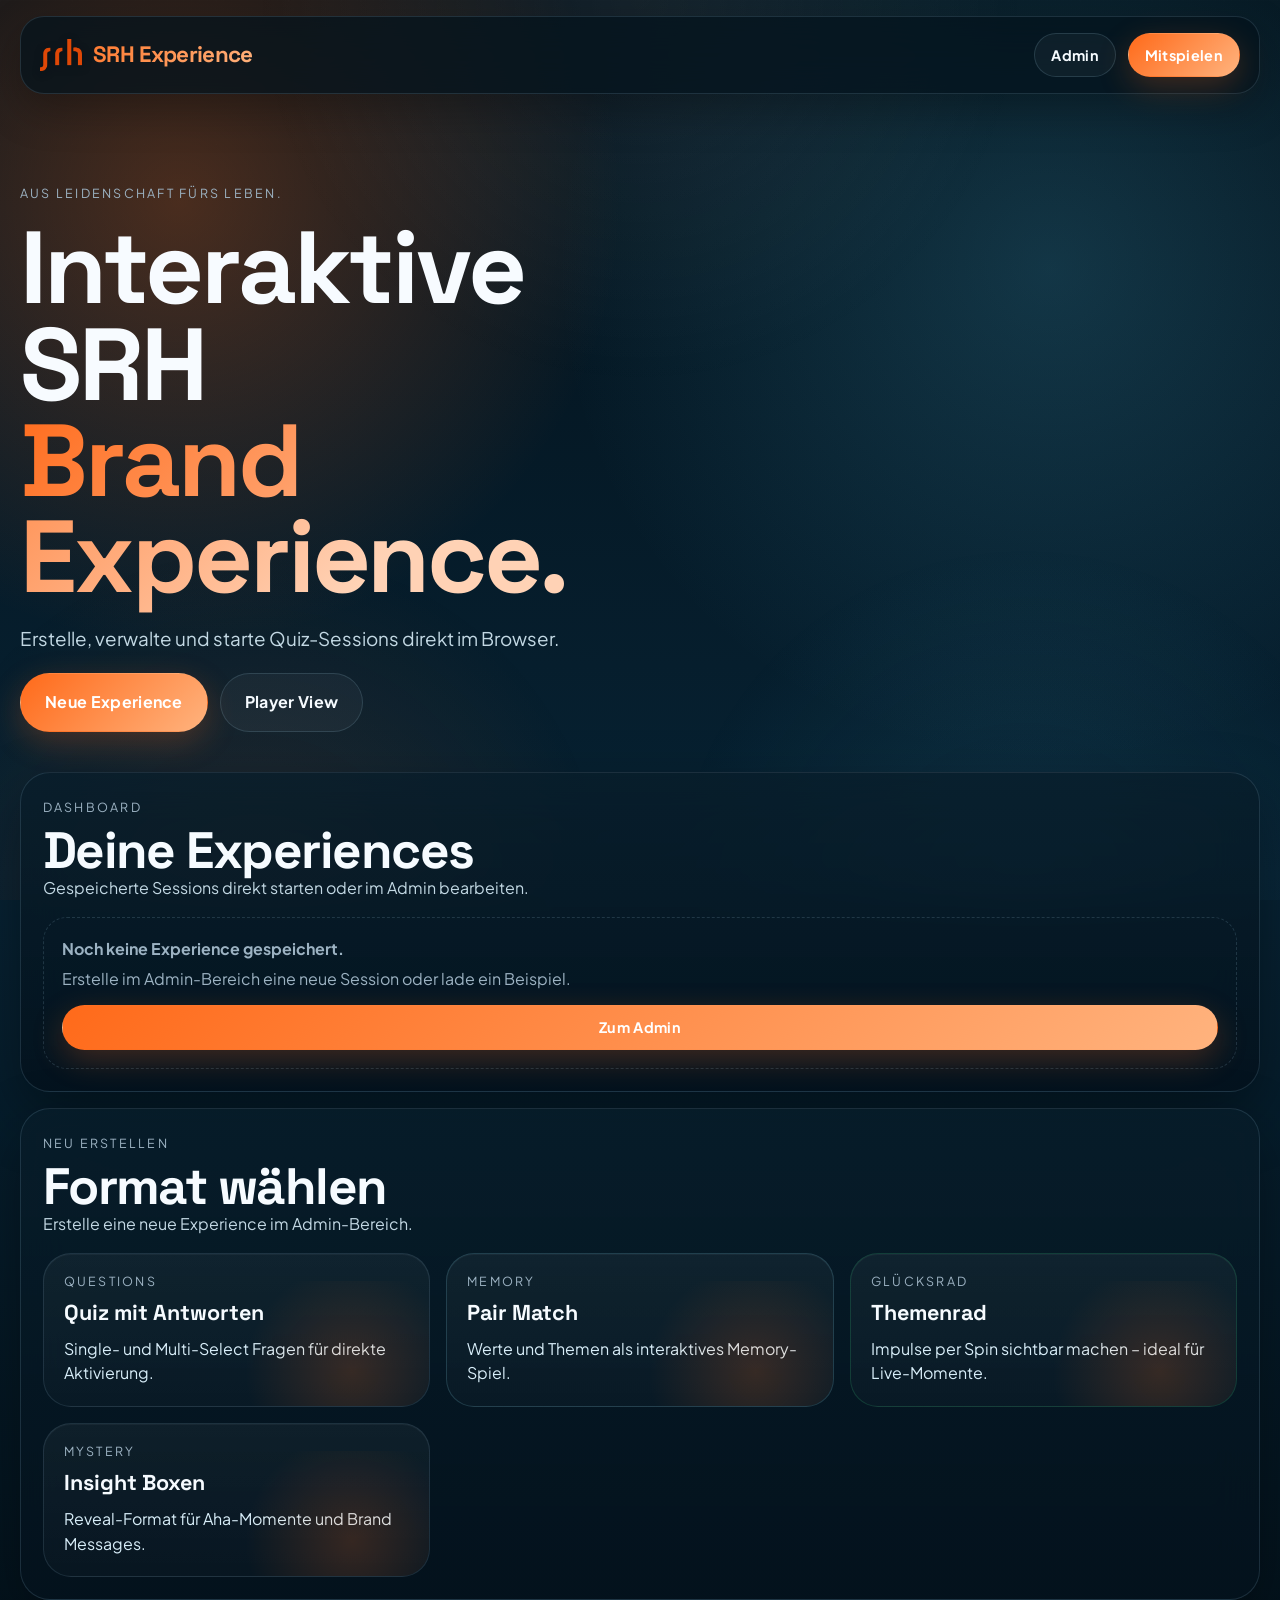
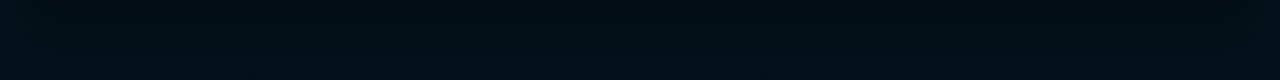
<file: index.html>
<!DOCTYPE html>
<html lang="de">
<head>
  <meta charset="UTF-8" />
  <meta name="viewport" content="width=device-width, initial-scale=1.0, viewport-fit=cover" />
  <title>SRH Experience – Dashboard</title>
  <link rel="preconnect" href="https://fonts.googleapis.com" />
  <link rel="preconnect" href="https://fonts.gstatic.com" crossorigin />
  <link href="https://fonts.googleapis.com/css2?family=Plus+Jakarta+Sans:wght@400;500;600;700;800&family=Space+Grotesk:wght@500;700&display=swap" rel="stylesheet" />
  <link rel="stylesheet" href="css/style.css" />
</head>
<body class="landing-mode">
  <div class="stars-bg" id="stars"></div>
  <div class="landing-shell">
    <nav class="navbar">
      <a href="index.html" class="logo logo-link">
        <img src="logo/SRH_Logo_sRGB_Orange_150dpi.png" alt="SRH Logo" class="logo-img" />
        <span>SRH Experience</span>
      </a>
      <div class="nav-links">
        <a href="admin.html" class="btn btn-ghost btn-sm">Admin</a>
        <a href="play.html" class="btn btn-primary btn-sm">Mitspielen</a>
      </div>
    </nav>

    <main class="container landing-main">
      <section class="landing-grid" style="min-height:auto; padding: 2.5rem 0 1.5rem;">
        <div class="hero-copy">
          <div class="hero-kicker">Aus Leidenschaft fürs Leben.</div>
          <h1 class="hero-title">
            Interaktive SRH<br><span class="accent">Brand Experience.</span>
          </h1>
          <p class="hero-sub">
            Erstelle, verwalte und starte Quiz-Sessions direkt im Browser.
          </p>
          <div class="hero-cta">
            <a href="admin.html" class="btn btn-primary btn-lg">Neue Experience</a>
            <a href="play.html" class="btn btn-ghost btn-lg">Player View</a>
          </div>
        </div>
      </section>

      <section class="glass-panel saved-session-panel" id="dashboard-panel">
        <div class="questions-toolbar">
          <div>
            <span class="section-kicker">Dashboard</span>
            <h2>Deine Experiences</h2>
            <p>Gespeicherte Sessions direkt starten oder im Admin bearbeiten.</p>
          </div>
        </div>
        <div id="dashboard-quiz-list" class="saved-quizzes-list"></div>
      </section>

      <section class="glass-panel example-session-panel" style="margin-top:1rem;">
        <div class="questions-toolbar">
          <div>
            <span class="section-kicker">Neu erstellen</span>
            <h2>Format wählen</h2>
            <p>Erstelle eine neue Experience im Admin-Bereich.</p>
          </div>
        </div>

        <div class="example-session-grid">
          <a class="example-session-card" href="admin.html">
            <span class="feature-index">Questions</span>
            <strong>Quiz mit Antworten</strong>
            <p>Single- und Multi-Select Fragen für direkte Aktivierung.</p>
          </a>
          <a class="example-session-card" href="admin.html">
            <span class="feature-index">Memory</span>
            <strong>Pair Match</strong>
            <p>Werte und Themen als interaktives Memory-Spiel.</p>
          </a>
          <a class="example-session-card" href="admin.html">
            <span class="feature-index">Glücksrad</span>
            <strong>Themenrad</strong>
            <p>Impulse per Spin sichtbar machen – ideal für Live-Momente.</p>
          </a>
          <a class="example-session-card" href="admin.html">
            <span class="feature-index">Mystery</span>
            <strong>Insight Boxen</strong>
            <p>Reveal-Format für Aha-Momente und Brand Messages.</p>
          </a>
        </div>
      </section>
    </main>
  </div>

  <script src="js/common.js"></script>
  <script>
    function formatDate(value) {
      const d = new Date(value);
      if (Number.isNaN(d.getTime())) return 'unbekannt';
      return d.toLocaleString('de-DE', { dateStyle: 'short', timeStyle: 'short' });
    }

    function esc(str) {
      const d = document.createElement('div');
      d.textContent = String(str ?? '');
      return d.innerHTML;
    }

    function renderDashboard() {
      const list = document.getElementById('dashboard-quiz-list');
      if (!list) return;

      const quizzes = QuizStore.all().sort((a, b) => {
        const ta = new Date(a.updatedAt || a.createdAt || 0).getTime();
        const tb = new Date(b.updatedAt || b.createdAt || 0).getTime();
        return tb - ta;
      });

      if (!quizzes.length) {
        list.innerHTML = `
          <div class="saved-quizzes-empty" style="grid-column: 1 / -1;">
            <strong>Noch keine Experience gespeichert.</strong>
            <p>Erstelle im Admin-Bereich eine neue Session oder lade ein Beispiel.</p>
            <a href="admin.html" class="btn btn-primary btn-sm" style="margin-top:0.5rem; display:inline-flex;">Zum Admin</a>
          </div>
        `;
        return;
      }

      const modeLabels = { quiz: 'Questions', memory: 'Memory', wheel: 'Glücksrad', mystery: 'Mystery' };

      list.innerHTML = quizzes.map(q => {
        const modeLabel = modeLabels[q.mode] || q.mode;
        return `
          <article class="saved-quiz-card">
            <div class="saved-quiz-head">
              <div class="saved-quiz-copy">
                <span class="status-pill status-soft">${esc(modeLabel)}</span>
                <h3>${esc(q.title || 'Unbenannte Experience')}</h3>
              </div>
              <span class="saved-quiz-count">${q.questions?.length || 0} Einträge</span>
            </div>
            <div class="saved-quiz-stats">
              <span class="status-pill">Gespeichert</span>
              <span class="status-pill status-soft">${esc(formatDate(q.updatedAt || q.createdAt))}</span>
            </div>
            <div class="saved-quiz-actions">
              <a href="admin.html" class="btn btn-secondary btn-sm" onclick="AdminStateStore.setCurrentQuizId('${q.id}')">Bearbeiten</a>
              <a href="play.html" class="btn btn-primary btn-sm" onclick="activateAndPlay('${q.id}')">▶ Starten</a>
            </div>
          </article>
        `;
      }).join('');
    }

    function activateAndPlay(quizId) {
      const quiz = QuizStore.get(quizId);
      if (!quiz) return;
      const game = {
        code: 'GAME-' + Math.floor(Math.random() * 9999),
        quizId: quiz.id,
        mode: quiz.mode,
        status: 'ready',
        lastResult: null
      };
      GameStore.set(game.code, game);
      ActiveGameStore.set(game.code);
      AdminStateStore.setCurrentQuizId(quiz.id);
    }

    document.addEventListener('DOMContentLoaded', () => {
      initStars('stars');
      renderDashboard();
    });
  </script>
</body>
</html>
</file>
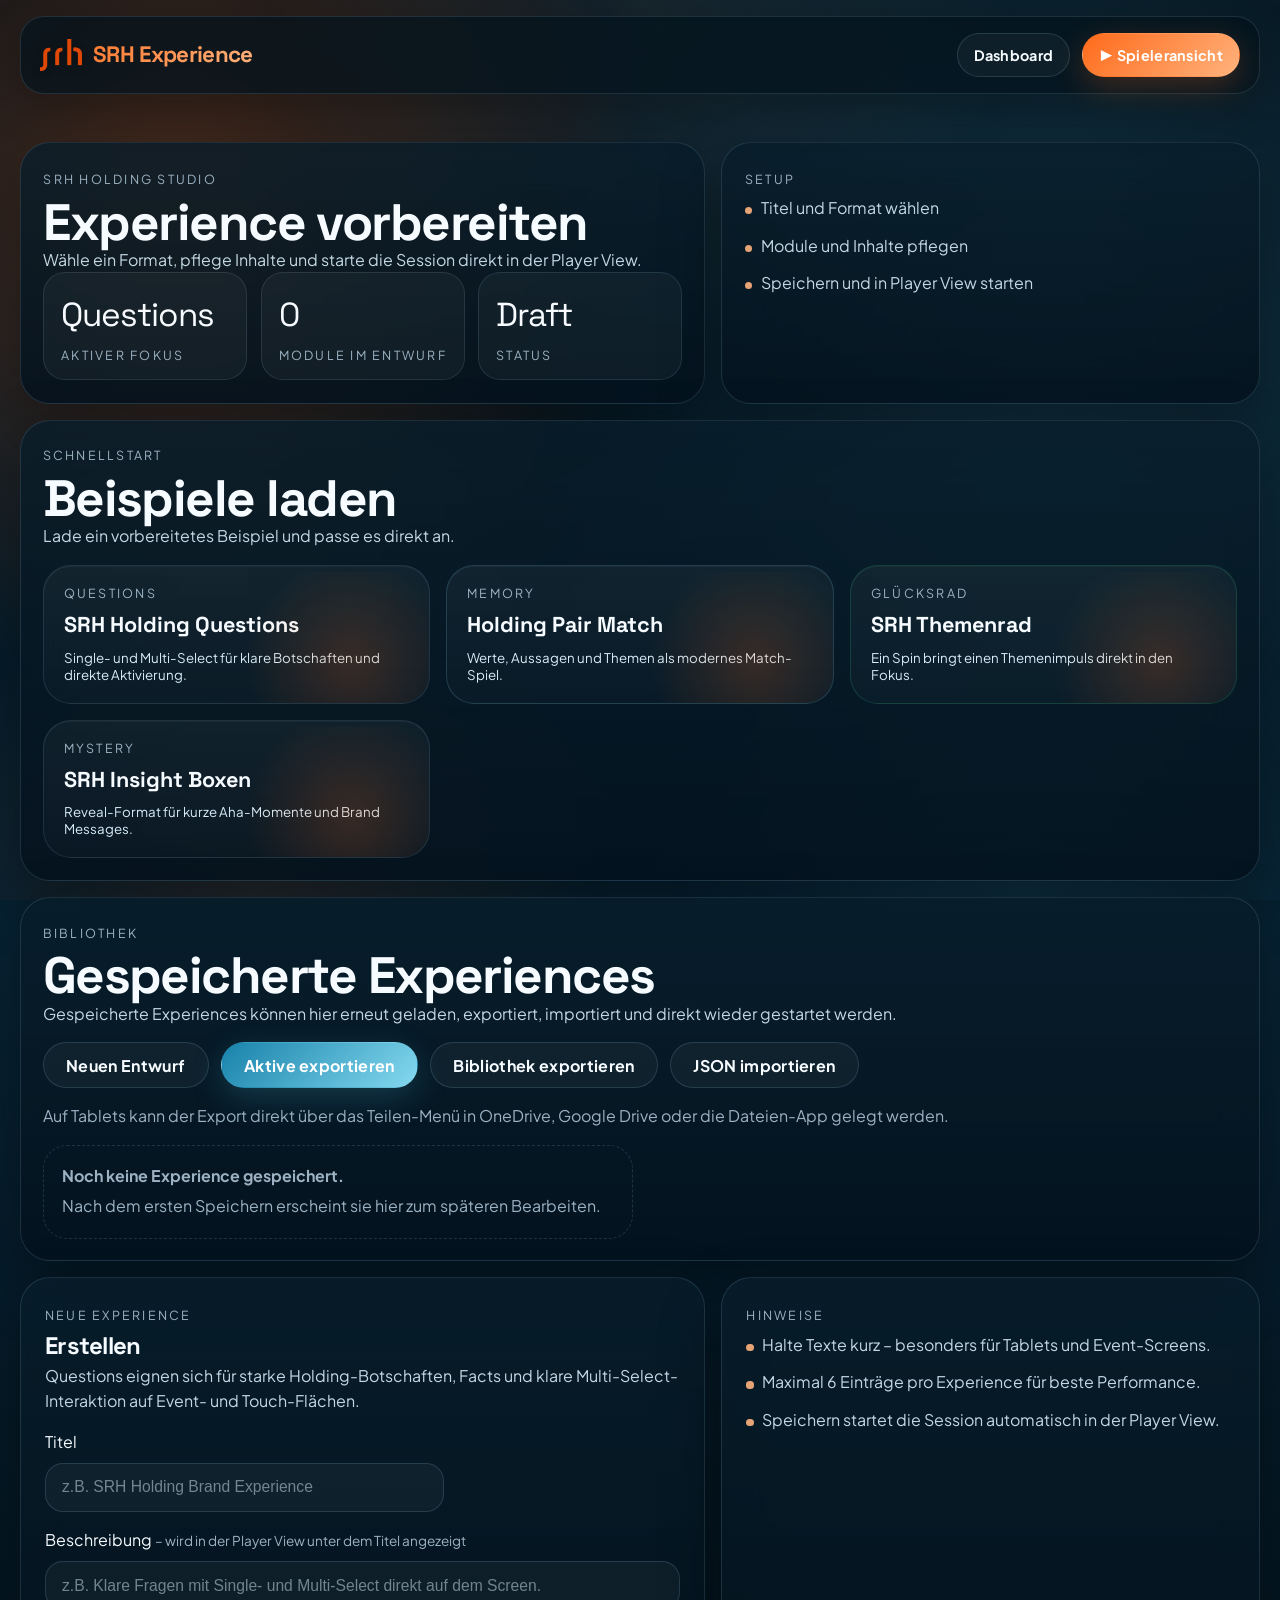
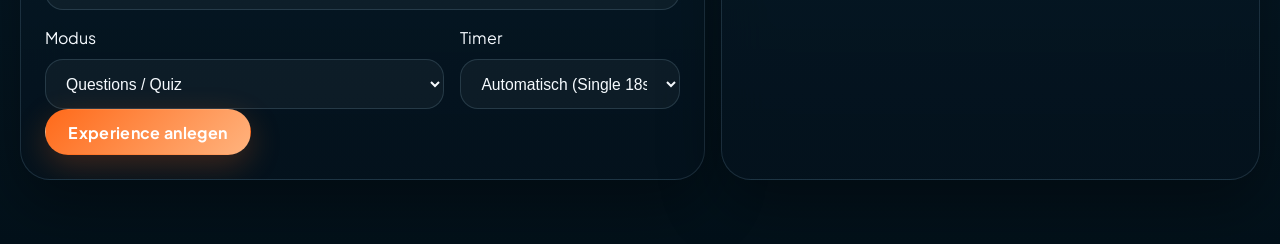
<file: admin.html>
<!DOCTYPE html>
<html lang="de">
<head>
  <meta charset="UTF-8" />
  <meta name="viewport" content="width=device-width, initial-scale=1.0, viewport-fit=cover" />
  <title>Admin – SRH Experience</title>
  <link rel="preconnect" href="https://fonts.googleapis.com" />
  <link rel="preconnect" href="https://fonts.gstatic.com" crossorigin />
  <link href="https://fonts.googleapis.com/css2?family=Plus+Jakarta+Sans:wght@400;500;600;700;800&family=Space+Grotesk:wght@500;700&display=swap" rel="stylesheet" />
  <link rel="stylesheet" href="css/style.css" />
</head>
<body class="admin-mode">
  <div class="stars-bg" id="stars"></div>
  <div class="admin-shell">
    <nav class="navbar">
      <a href="index.html" class="logo logo-link">
        <img src="logo/SRH_Logo_sRGB_Orange_150dpi.png" alt="SRH Logo" class="logo-img" />
        <span>SRH Experience</span>
      </a>
      <div class="nav-links">
        <a href="index.html" class="btn btn-ghost btn-sm">Dashboard</a>
        <a href="play.html" class="btn btn-primary btn-sm">▶ Spieleransicht</a>
      </div>
    </nav>

    <main class="container admin-stage">
      <section class="admin-overview">
        <article class="glass-panel admin-hero">
          <span class="section-kicker">SRH Holding Studio</span>
          <h1>Experience vorbereiten</h1>
          <p>Wähle ein Format, pflege Inhalte und starte die Session direkt in der Player View.</p>

          <div class="admin-hero-metrics">
            <div class="metric-card compact">
              <span class="metric-value" id="admin-status-mode">Memory</span>
              <span class="metric-label">Aktiver Fokus</span>
            </div>
            <div class="metric-card compact">
              <span class="metric-value" id="admin-status-count">0</span>
              <span class="metric-label">Module im Entwurf</span>
            </div>
            <div class="metric-card compact">
              <span class="metric-value" id="admin-status-state">Draft</span>
              <span class="metric-label">Status</span>
            </div>
          </div>
        </article>

        <article class="glass-panel admin-flow">
          <span class="section-kicker">Setup</span>
          <ul class="quality-list">
            <li>Titel und Format wählen</li>
            <li>Module und Inhalte pflegen</li>
            <li>Speichern und in Player View starten</li>
          </ul>
        </article>
      </section>

      <section class="glass-panel example-session-panel">
        <div class="questions-toolbar">
          <div>
            <span class="section-kicker">Schnellstart</span>
            <h2>Beispiele laden</h2>
            <p>Lade ein vorbereitetes Beispiel und passe es direkt an.</p>
          </div>
        </div>

        <div class="example-session-grid">
          <button class="example-session-card" type="button" onclick="loadExampleSession('quiz')">
            <span class="feature-index">Questions</span>
            <strong>SRH Holding Questions</strong>
            <p>Single- und Multi-Select für klare Botschaften und direkte Aktivierung.</p>
          </button>
          <button class="example-session-card" type="button" onclick="loadExampleSession('memory')">
            <span class="feature-index">Memory</span>
            <strong>Holding Pair Match</strong>
            <p>Werte, Aussagen und Themen als modernes Match-Spiel.</p>
          </button>
          <button class="example-session-card" type="button" onclick="loadExampleSession('wheel')">
            <span class="feature-index">Glücksrad</span>
            <strong>SRH Themenrad</strong>
            <p>Ein Spin bringt einen Themenimpuls direkt in den Fokus.</p>
          </button>
          <button class="example-session-card" type="button" onclick="loadExampleSession('mystery')">
            <span class="feature-index">Mystery</span>
            <strong>SRH Insight Boxen</strong>
            <p>Reveal-Format für kurze Aha-Momente und Brand Messages.</p>
          </button>
        </div>
      </section>

      <section class="glass-panel saved-session-panel">
        <div class="questions-toolbar">
          <div>
            <span class="section-kicker">Bibliothek</span>
            <h2>Gespeicherte Experiences</h2>
            <p id="saved-quizzes-copy">Gespeicherte Experiences können hier erneut geladen und gestartet werden.</p>
          </div>

          <div class="questions-toolbar-actions">
            <button class="btn btn-ghost" type="button" onclick="startFreshDraft()">Neuen Entwurf</button>
            <button class="btn btn-secondary" type="button" onclick="exportCurrentQuiz()">Aktive exportieren</button>
            <button class="btn btn-ghost" type="button" onclick="exportQuizLibrary()">Bibliothek exportieren</button>
            <button class="btn btn-ghost" type="button" onclick="triggerQuizImport()">JSON importieren</button>
          </div>
        </div>

        <div id="storage-warning" class="storage-warning hidden"></div>
        <p class="library-sync-note">Auf Tablets kann der Export direkt über das Teilen-Menü in OneDrive, Google Drive oder die Dateien-App gelegt werden.</p>
        <div id="saved-quizzes-list" class="saved-quizzes-list"></div>
        <input id="quiz-import-input" class="hidden" type="file" accept="application/json,.json" onchange="handleQuizImport(event)" />
      </section>

      <section class="admin-editor-grid">
        <article class="card admin-composer">
          <span class="section-kicker">Neue Experience</span>
          <h2>Erstellen</h2>
          <p class="form-help" id="admin-composer-copy">Wähle das passende Format und gib einen Titel ein.</p>

          <div class="form-grid mt-2">
            <div class="form-group">
              <label class="form-label" for="quiz-title">Titel</label>
              <input type="text" id="quiz-title" placeholder="z.B. SRH Holding Brand Experience" />
            </div>

            <div class="form-group" style="grid-column: 1 / -1;">
              <label class="form-label" for="quiz-description">Beschreibung <span style="color:var(--muted);font-size:0.85em;">– wird in der Player View unter dem Titel angezeigt</span></label>
              <input type="text" id="quiz-description" placeholder="z.B. Klare Fragen mit Single- und Multi-Select direkt auf dem Screen." />
            </div>

            <div class="form-group">
              <label class="form-label" for="quiz-mode">Modus</label>
              <select id="quiz-mode" onchange="updateMode()">
                <option value="quiz" selected>Questions / Quiz</option>
                <option value="memory">Memory Spiel</option>
                <option value="wheel">Glücksrad</option>
                <option value="mystery">Mystery Boxen</option>
              </select>
            </div>

            <div class="form-group" id="timer-config-group">
              <label class="form-label" for="quiz-timer-mode">Timer</label>
              <select id="quiz-timer-mode" onchange="updateTimerConfig()">
                <option value="auto" selected>Automatisch (Single 18s / Multi 26s)</option>
                <option value="custom">Eigene Zeit pro Frage</option>
                <option value="off">Timer deaktiviert</option>
              </select>
            </div>

            <div class="form-group hidden" id="timer-custom-group">
              <label class="form-label" for="quiz-timer-seconds">Sekunden pro Frage</label>
              <input type="number" id="quiz-timer-seconds" min="5" max="300" value="30" />
            </div>
          </div>

          <div class="composer-actions">
            <button class="btn btn-primary" onclick="createQuiz()">Experience anlegen</button>
          </div>
        </article>

        <aside class="card admin-side-note">
          <span class="section-kicker">Hinweise</span>
          <ul class="quality-list">
            <li>Halte Texte kurz – besonders für Tablets und Event-Screens.</li>
            <li>Maximal 6 Einträge pro Experience für beste Performance.</li>
            <li>Speichern startet die Session automatisch in der Player View.</li>
          </ul>
        </aside>
      </section>

      <section class="card questions-panel mt-2" id="questions-section" style="display:none">
        <div class="questions-toolbar">
          <div>
            <span class="section-kicker">Moduleditor</span>
            <h2 id="questions-panel-title">Module und Inhalte</h2>
            <p id="questions-panel-copy">Die Inhalte werden passend zum gewählten Format in der Player View ausgespielt.</p>
          </div>

          <div class="questions-toolbar-actions">
            <button class="btn btn-ghost" id="questions-add-btn" onclick="addQuestion()">+ Modul hinzufügen</button>
            <button class="btn btn-success" onclick="saveQuiz()">Speichern und starten</button>
          </div>
        </div>

        <div id="questions-list" class="questions-list"></div>
      </section>
    </main>
  </div>

  <script src="js/common.js"></script>
  <script src="js/admin.js"></script>
</body>
</html>
</file>
<file: css/style.css>
/* ============================================================
   SRH Quiz – Global Styles (Überarbeitet)
   Realistische Memory-Karten, 3D-Effekte, Particle-System
   ============================================================ */

/* ---------- Design Tokens ---------- */
:root {
  --bg:            #001725;
  --bg2:           #062a3d;
  --glass:         rgba(179,204,226,0.12);
  --glass-hover:   rgba(179,204,226,0.18);
  --glass-border:  rgba(179,204,226,0.28);

  --primary:       #006999;
  --primary-light: #d7e6f1;
  --accent:        #d44407;
  --accent-soft:   #ef8a61;
  --ink:           #f4f8fb;
  --amber:    #f7a34b;
  --teal:     #0f7e7c;
  --green:    #22c55e;
  --red:      #ef4444;

  --text:     #f8fbff;
  --muted:    #dce7ef;

  --r:  14px;
  --rl: 22px;
  --sh: 0 8px 40px rgba(0,0,0,.5);

  --grad-primary:   linear-gradient(135deg, #d44407, #ef8a61);
  --grad-secondary: linear-gradient(135deg, #006999, #9cbed9);
  --grad-success:   linear-gradient(135deg, #0f7e7c, #22c55e);
  --grad-neutral:   linear-gradient(135deg, #334155, #1e293b);

  --ease: cubic-bezier(.4,0,.2,1);
  --ease-bounce: cubic-bezier(0.175, 0.885, 0.32, 1.275);
}

/* ---------- Reset & Base ---------- */
*, *::before, *::after { box-sizing: border-box; margin: 0; padding: 0; }
html { scroll-behavior: smooth; font-size: 16px; }
body {
  font-family: 'Segoe UI', system-ui, -apple-system, sans-serif;
  background:
    radial-gradient(circle at top left, rgba(212,68,7,.22), transparent 28%),
    radial-gradient(circle at top right, rgba(179,204,226,.22), transparent 24%),
    linear-gradient(180deg, #001725 0%, #062a3d 100%);
  color: var(--text);
  min-height: 100vh;
  overflow-x: hidden;
  line-height: 1.55;
  -webkit-text-size-adjust: 100%;
  text-size-adjust: 100%;
}

/* ---------- Animated Starfield Background ---------- */
.stars-bg {
  position: fixed;
  inset: 0;
  pointer-events: none;
  z-index: 0;
  overflow: hidden;
}
.stars-bg span {
  position: absolute;
  border-radius: 50%;
  background: #fff;
  opacity: 0;
  animation: twinkle linear infinite;
}
@keyframes twinkle {
  0%,100% { opacity: 0; transform: scale(.5); }
  50%      { opacity: .8; transform: scale(1.2); }
}

/* ---------- Particle System ---------- */
.particle {
  position: fixed;
  width: 8px;
  height: 8px;
  border-radius: 50%;
  pointer-events: none;
  z-index: 9999;
  animation: particleBurst 0.8s ease-out forwards;
}

@keyframes particleBurst {
  0% { 
    opacity: 1; 
    transform: translate(0, 0) scale(1); 
  }
  100% { 
    opacity: 0; 
    transform: translate(var(--tx), var(--ty)) scale(0); 
  }
}

/* ---------- Glass Cards with Depth ---------- */
.card {
  background: var(--glass);
  border: 1px solid var(--glass-border);
  border-radius: var(--rl);
  padding: 1.5rem;
  backdrop-filter: blur(12px);
  box-shadow: var(--sh);
  position: relative;
  z-index: 1;
  transition: transform 0.3s var(--ease), box-shadow 0.3s var(--ease);
}

.card:hover {
  background: var(--glass-hover);
  transform: translateY(-2px);
  box-shadow: 0 12px 48px rgba(0,0,0,.6);
}

/* ---------- 3D Memory Card Realism ---------- */
.memory-grid {
  display: grid;
  grid-template-columns: repeat(4, 1fr);
  gap: 1.2rem;
  perspective: 2000px;
  padding: 1rem;
}

@media (max-width: 900px) {
  .memory-grid { grid-template-columns: repeat(3, 1fr); }
}

@media (max-width: 600px) {
  .memory-grid { grid-template-columns: repeat(2, 1fr); gap: 0.8rem; }
}

.memory-card {
  aspect-ratio: 2.5 / 3.5;
  perspective: 1000px;
  cursor: pointer;
  position: relative;
  transform-style: preserve-3d;
}

.memory-card-inner {
  position: relative;
  width: 100%;
  height: 100%;
  transition: transform 0.6s var(--ease-bounce);
  transform-style: preserve-3d;
  box-shadow: 0 4px 8px rgba(0,0,0,0.3);
  border-radius: 16px;
}

/* Card Back (Hidden) - Realistic playing card back */
.memory-card-back {
  position: absolute;
  width: 100%;
  height: 100%;
  backface-visibility: hidden;
  background: 
    repeating-linear-gradient(
      45deg,
      rgba(212,68,7,0.15) 0px,
      rgba(212,68,7,0.15) 12px,
      rgba(0,105,153,0.15) 12px,
      rgba(0,105,153,0.15) 24px
    ),
    linear-gradient(180deg, #0a2b43 0%, #03111a 100%);
  border: 3px solid rgba(239,138,97,0.5);
  border-radius: 16px;
  display: flex;
  flex-direction: column;
  align-items: center;
  justify-content: center;
  box-shadow: 
    inset 0 0 30px rgba(0,0,0,0.6),
    0 4px 6px rgba(0,0,0,0.3);
  overflow: hidden;
}

/* Pattern overlay on back */
.memory-card-back::before {
  content: '';
  position: absolute;
  inset: 8px;
  border: 2px solid rgba(255,255,255,0.1);
  border-radius: 12px;
  background-image: 
    radial-gradient(circle at 30% 30%, rgba(255,255,255,0.1) 2px, transparent 2px),
    radial-gradient(circle at 70% 70%, rgba(255,255,255,0.1) 2px, transparent 2px);
  background-size: 20px 20px;
}

/* SRH Logo on back */
.memory-card-back-brand {
  font-size: 1.8rem;
  font-weight: 900;
  color: rgba(255,255,255,0.15);
  letter-spacing: 0.3em;
  border: 3px solid rgba(255,255,255,0.15);
  padding: 0.8rem 1.5rem;
  border-radius: 12px;
  transform: rotate(-5deg);
  z-index: 1;
}

/* Card Front (Revealed) */
.memory-card-front {
  position: absolute;
  width: 100%;
  height: 100%;
  backface-visibility: hidden;
  transform: rotateY(180deg);
  background: linear-gradient(135deg, #f8fafc 0%, #e2e8f0 100%);
  border: 1px solid rgba(255,255,255,0.9);
  border-radius: 16px;
  padding: 1.2rem;
  color: #1e293b;
  box-shadow: 
    0 15px 35px rgba(0,0,0,0.3),
    inset 0 0 0 1px rgba(255,255,255,0.8);
  display: flex;
  flex-direction: column;
  justify-content: space-between;
  overflow: hidden;
}

/* Gloss effect on front */
.memory-card-front::before {
  content: '';
  position: absolute;
  top: 0;
  left: 0;
  right: 0;
  height: 60%;
  background: linear-gradient(
    180deg,
    rgba(255,255,255,0.6) 0%,
    rgba(255,255,255,0.1) 100%
  );
  border-radius: 16px 16px 0 0;
  pointer-events: none;
}

/* Corner indices like playing cards */
.memory-card-corner {
  position: absolute;
  display: flex;
  flex-direction: column;
  align-items: center;
  font-weight: 900;
  font-size: 0.9rem;
  color: var(--accent);
  line-height: 1;
}

.memory-card-corner.top-left { top: 8px; left: 8px; }
.memory-card-corner.bottom-right { 
  bottom: 8px; 
  right: 8px; 
  transform: rotate(180deg);
}

/* Card Content */
.memory-card-content {
  flex: 1;
  display: flex;
  flex-direction: column;
  justify-content: center;
  align-items: center;
  text-align: center;
  z-index: 1;
  padding: 1.5rem 0;
}

.memory-card-icon {
  width: 50px;
  height: 50px;
  background: var(--grad-primary);
  border-radius: 50%;
  display: flex;
  align-items: center;
  justify-content: center;
  font-size: 1.5rem;
  margin-bottom: 0.8rem;
  box-shadow: 0 4px 12px rgba(212,68,7,0.3);
}

.memory-card-text {
  font-size: 1rem;
  font-weight: 700;
  color: #1e293b;
  line-height: 1.3;
  text-shadow: 0 1px 2px rgba(255,255,255,0.8);
}

.memory-card-category {
  font-size: 0.65rem;
  text-transform: uppercase;
  letter-spacing: 0.15em;
  color: var(--primary);
  font-weight: 800;
  margin-top: 0.5rem;
  padding: 0.2rem 0.6rem;
  background: rgba(0,105,153,0.1);
  border-radius: 100px;
}

/* Hover Effects - Lift and tilt */
.memory-card:not(.flipped):not(.matched):hover .memory-card-inner {
  transform: translateY(-12px) rotateX(15deg) rotateY(5deg);
  box-shadow: 
    0 30px 60px rgba(0,0,0,0.4),
    0 15px 20px rgba(212,68,7,0.15);
}

.memory-card:not(.flipped):not(.matched):active .memory-card-inner {
  transform: translateY(-6px) rotateX(8deg) scale(0.98);
  transition: transform 0.1s;
}

/* Flip Animation */
.memory-card.flipped .memory-card-inner {
  transform: rotateY(180deg);
}

.memory-card.flipped:hover .memory-card-inner {
  transform: rotateY(180deg) translateY(-5px);
}

/* Matched State - Green Glow */
.memory-card.matched .memory-card-inner {
  transform: rotateY(180deg) scale(0.95);
  box-shadow: 
    0 0 40px rgba(34,197,94,0.6),
    0 20px 40px rgba(34,197,94,0.2);
  animation: matchPulse 0.6s ease;
}

@keyframes matchPulse {
  0%, 100% { box-shadow: 0 0 40px rgba(34,197,94,0.6); }
  50% { box-shadow: 0 0 60px rgba(34,197,94,0.8), 0 0 80px rgba(34,197,94,0.4); }
}

/* Shake Animation for Wrong Match */
@keyframes cardShake {
  0%, 100% { transform: rotateY(180deg) translateX(0) rotate(0); }
  20% { transform: rotateY(180deg) translateX(-15px) rotate(-8deg); }
  40% { transform: rotateY(180deg) translateX(15px) rotate(8deg); }
  60% { transform: rotateY(180deg) translateX(-8px) rotate(-4deg); }
  80% { transform: rotateY(180deg) translateX(8px) rotate(4deg); }
}

.memory-card.shake-error .memory-card-inner {
  animation: cardShake 0.5s ease;
}

/* Shine effect during flip */
@keyframes flipShine {
  0% { transform: translateX(-100%) rotate(45deg); }
  100% { transform: translateX(100%) rotate(45deg); }
}

.memory-card.flipping .memory-card-inner::after {
  content: '';
  position: absolute;
  top: 0;
  left: 0;
  width: 50%;
  height: 100%;
  background: linear-gradient(
    90deg,
    transparent,
    rgba(255,255,255,0.4),
    transparent
  );
  transform: translateX(-100%) rotate(45deg);
  animation: flipShine 0.6s ease;
  pointer-events: none;
}

/* ---------- Buttons ---------- */
.btn {
  display: inline-flex;
  align-items: center;
  justify-content: center;
  gap: .45rem;
  padding: .7rem 1.4rem;
  border-radius: 100px;
  border: none;
  font-size: 1rem;
  font-weight: 600;
  letter-spacing: .02em;
  transition: transform .2s var(--ease), box-shadow .2s var(--ease), opacity .2s;
  white-space: nowrap;
  position: relative;
  overflow: hidden;
}
.btn:active { transform: scale(.96); }
.btn:disabled { opacity: .45; pointer-events: none; }

.btn-primary  { 
  background: var(--grad-primary); 
  color: #fff; 
  box-shadow: 0 4px 24px rgba(212,68,7,.35); 
}
.btn-primary:hover  { 
  box-shadow: 0 8px 32px rgba(212,68,7,.5); 
  transform: translateY(-2px); 
}

/* Ripple Effect */
.btn::after {
  content: '';
  position: absolute;
  top: 50%;
  left: 50%;
  width: 0;
  height: 0;
  border-radius: 50%;
  background: rgba(255,255,255,.3);
  transform: translate(-50%, -50%);
  transition: width 0.6s, height 0.6s;
}
.btn:active::after {
  width: 300px;
  height: 300px;
  transition: 0s;
}

/* ---------- Progress Ring ---------- */
.progress-ring {
  position: relative;
  width: 100px;
  height: 100px;
}
.progress-ring svg {
  transform: rotate(-90deg);
  width: 100%;
  height: 100%;
}
.progress-ring circle {
  fill: none;
  stroke-width: 8;
  stroke-linecap: round;
}
.progress-bg { stroke: rgba(156,190,217,.15); }
.progress-fill {
  stroke: url(#gradient-memory);
  stroke-dasharray: 283;
  stroke-dashoffset: 283;
  transition: stroke-dashoffset 0.6s var(--ease);
  filter: drop-shadow(0 0 6px rgba(212,68,7,.5));
}
.progress-text {
  position: absolute;
  top: 50%;
  left: 50%;
  transform: translate(-50%, -50%);
  font-size: 1.5rem;
  font-weight: 900;
  color: #fff;
}

/* ---------- Feedback Overlay ---------- */
.feedback-overlay {
  position: fixed;
  inset: 0;
  background: rgba(0,0,0,.8);
  backdrop-filter: blur(15px);
  display: flex;
  align-items: center;
  justify-content: center;
  z-index: 1000;
  opacity: 0;
  transition: opacity 0.3s;
  pointer-events: none;
}
.feedback-overlay.show {
  opacity: 1;
}
.feedback-content {
  text-align: center;
  transform: scale(0.5);
  transition: transform 0.4s var(--ease-bounce);
}
.feedback-overlay.show .feedback-content {
  transform: scale(1);
}
.feedback-icon {
  font-size: 6rem;
  margin-bottom: 1rem;
  animation: iconPop 0.6s var(--ease-bounce);
}
@keyframes iconPop {
  0% { transform: scale(0) rotate(-180deg); }
  100% { transform: scale(1) rotate(0); }
}
.feedback-text {
  font-size: 2.5rem;
  font-weight: 900;
  text-transform: uppercase;
  letter-spacing: 0.1em;
}

/* ---------- Toast ---------- */
#toast-container {
  position: fixed;
  bottom: 1.5rem;
  right: 1.5rem;
  z-index: 999;
  display: flex;
  flex-direction: column;
  gap: .6rem;
  pointer-events: none;
}
.toast {
  padding: .75rem 1.25rem;
  border-radius: var(--r);
  background: var(--bg2);
  border: 1px solid var(--glass-border);
  color: var(--text);
  box-shadow: var(--sh);
  animation: toastIn .35s var(--ease), toastOut .35s var(--ease) 2.6s forwards;
  font-weight: 600;
}
@keyframes toastIn   { from { opacity:0; transform: translateX(40px); } to { opacity:1; transform: none; } }
@keyframes toastOut  { to   { opacity:0; transform: translateX(40px); } }

/* ---------- Layout Helpers ---------- */
.container { max-width: 900px; margin: 0 auto; padding: 0 1rem; }
.hidden { display: none !important; }
.flex { display: flex; }
.flex-col { flex-direction: column; }
.items-center { align-items: center; }
.justify-center { justify-content: center; }
.justify-between { justify-content: space-between; }
.gap-1 { gap: .5rem; }
.gap-2 { gap: 1rem; }
.mt-1 { margin-top: .5rem; }
.mt-2 { margin-top: 1rem; }
.text-center { text-align: center; }
.text-muted { color: var(--muted); }
.w-full { width: 100%; }

/* ---------- Nav ---------- */
.navbar {
  position: sticky;
  top: 0;
  z-index: 100;
  background: rgba(0,23,37,.88);
  backdrop-filter: blur(18px);
  border-bottom: 1px solid var(--glass-border);
  padding: .85rem 1.5rem;
  display: flex;
  align-items: center;
  justify-content: space-between;
}
.navbar .logo {
  font-size: 1.4rem;
  font-weight: 800;
  background: var(--grad-primary);
  -webkit-background-clip: text;
  -webkit-text-fill-color: transparent;
  background-clip: text;
}

/* ---------- 2026 UI Refresh ---------- */
:root {
  --bg: #04131d;
  --bg2: #0a2232;
  --glass: rgba(6, 24, 37, 0.68);
  --glass-hover: rgba(12, 36, 52, 0.78);
  --glass-border: rgba(152, 193, 215, 0.18);
  --primary: #4db5d8;
  --primary-light: #d7edf8;
  --accent: #ff6a1a;
  --accent-soft: #ffb37e;
  --ink: #f7fbff;
  --amber: #ffbc5e;
  --teal: #1ba6a2;
  --green: #3ad37e;
  --red: #ff5c76;
  --text: #f6fbff;
  --muted: #9cb2c2;
  --r: 18px;
  --rl: 30px;
  --sh: 0 24px 60px rgba(0, 0, 0, 0.36);
  --grad-primary: linear-gradient(135deg, #ff6a1a 0%, #ffb37e 100%);
  --grad-secondary: linear-gradient(135deg, #1882aa 0%, #84d9ef 100%);
  --grad-success: linear-gradient(135deg, #0ca678 0%, #74f2b0 100%);
}

html {
  font-size: 16px;
}

body {
  position: relative;
  font-family: 'Plus Jakarta Sans', 'Segoe UI', sans-serif;
  background:
    radial-gradient(circle at 14% 12%, rgba(255, 106, 26, 0.28), transparent 24%),
    radial-gradient(circle at 82% 16%, rgba(77, 181, 216, 0.2), transparent 28%),
    linear-gradient(180deg, #03111a 0%, #072233 52%, #03111a 100%);
  color: var(--text);
}

body::before,
body::after {
  content: '';
  position: fixed;
  inset: 0;
  pointer-events: none;
  z-index: 0;
}

body::before {
  opacity: 0.22;
  background-image:
    linear-gradient(rgba(255, 255, 255, 0.04) 1px, transparent 1px),
    linear-gradient(90deg, rgba(255, 255, 255, 0.04) 1px, transparent 1px);
  background-size: 72px 72px;
  mask-image: linear-gradient(180deg, rgba(0, 0, 0, 0.85), transparent 88%);
}

body::after {
  background:
    radial-gradient(circle at 50% 0%, rgba(255, 255, 255, 0.08), transparent 35%),
    radial-gradient(circle at 20% 100%, rgba(255, 106, 26, 0.12), transparent 26%),
    radial-gradient(circle at 80% 100%, rgba(77, 181, 216, 0.12), transparent 26%);
}

h1,
h2,
h3,
.hero-title,
.metric-value,
.start-metric-value,
.band-stat-value,
.showcase-stat-value,
.memory-card-back-brand,
.memory-stat-value,
.logo {
  font-family: 'Space Grotesk', 'Plus Jakarta Sans', sans-serif;
  letter-spacing: -0.03em;
}

a {
  color: inherit;
  text-decoration: none;
}

button {
  cursor: pointer;
  font-family: inherit;
}

input,
textarea,
select {
  width: 100%;
  border-radius: 18px;
  border: 1px solid rgba(152, 193, 215, 0.18);
  background: rgba(255, 255, 255, 0.04);
  color: var(--text);
  padding: 0.92rem 1rem;
  font-size: 0.98rem;
  outline: none;
  transition: border-color 0.24s var(--ease), box-shadow 0.24s var(--ease), background 0.24s var(--ease);
}

input::placeholder,
textarea::placeholder {
  color: rgba(214, 233, 244, 0.5);
}

input:focus,
textarea:focus,
select:focus {
  border-color: rgba(132, 217, 239, 0.55);
  box-shadow: 0 0 0 4px rgba(77, 181, 216, 0.14);
  background: rgba(255, 255, 255, 0.06);
}

select option {
  background: #092030;
}

::selection {
  background: rgba(255, 106, 26, 0.35);
  color: #fff;
}

.landing-shell,
.admin-shell,
.play-shell {
  position: relative;
  z-index: 1;
}

.container {
  width: min(1240px, calc(100% - 2rem));
  max-width: 1240px;
  margin: 0 auto;
  padding: 0;
}

.glass-panel,
.card {
  background: linear-gradient(180deg, rgba(8, 29, 42, 0.78), rgba(4, 18, 29, 0.88));
  border: 1px solid rgba(152, 193, 215, 0.16);
  border-radius: var(--rl);
  box-shadow: var(--sh);
  backdrop-filter: blur(22px);
  -webkit-backdrop-filter: blur(22px);
}

.card,
.glass-panel {
  overflow: hidden;
}

.card:hover,
.glass-panel:hover {
  transform: translateY(-2px);
  background: linear-gradient(180deg, rgba(10, 34, 48, 0.84), rgba(4, 20, 31, 0.94));
}

.section-kicker,
.panel-kicker,
.hero-kicker,
.field-caption,
.question-card-index,
.showcase-label,
.metric-label,
.start-metric-label,
.band-stat-label,
.memory-stat-label,
.feature-index {
  font-size: 0.78rem;
  line-height: 1.2;
  text-transform: uppercase;
  letter-spacing: 0.18em;
  color: var(--muted);
}

.hidden {
  display: none !important;
}

.flex {
  display: flex;
}

.flex-col {
  flex-direction: column;
}

.items-center {
  align-items: center;
}

.justify-center {
  justify-content: center;
}

.justify-between {
  justify-content: space-between;
}

.gap-1 {
  gap: 0.5rem;
}

.gap-2 {
  gap: 1rem;
}

.mt-1 {
  margin-top: 0.5rem;
}

.mt-2 {
  margin-top: 1rem;
}

.mb-1 {
  margin-bottom: 0.75rem;
}

.text-center {
  text-align: center;
}

.text-muted {
  color: var(--muted);
}

.w-full {
  width: 100%;
}

.navbar {
  top: 16px;
  width: min(1240px, calc(100% - 2rem));
  margin: 1rem auto 0;
  padding: 1rem 1.2rem;
  border-radius: 24px;
  background: rgba(4, 18, 29, 0.72);
  border: 1px solid rgba(152, 193, 215, 0.16);
  box-shadow: 0 16px 40px rgba(0, 0, 0, 0.26);
}

.logo-link {
  display: inline-flex;
  align-items: center;
  gap: 0.72rem;
}

.logo-orb {
  width: 14px;
  height: 14px;
  border-radius: 50%;
  background: radial-gradient(circle at 30% 30%, #fff7ee 0%, #ff9c59 32%, #ff6a1a 66%, #8c3400 100%);
  box-shadow: 0 0 0 5px rgba(255, 106, 26, 0.12), 0 0 22px rgba(255, 106, 26, 0.42);
}

.logo-img {
  height: 32px;
  width: auto;
  object-fit: contain;
  filter: drop-shadow(0 2px 4px rgba(0,0,0,0.3));
}

.nav-links {
  display: flex;
  gap: 0.75rem;
  align-items: center;
  flex-wrap: wrap;
}

.btn {
  border: 1px solid transparent;
  font-weight: 700;
  text-decoration: none;
}

.btn-primary {
  color: #fff;
  box-shadow: 0 10px 32px rgba(255, 106, 26, 0.24);
}

.btn-secondary {
  background: var(--grad-secondary);
  color: #fff;
  box-shadow: 0 10px 32px rgba(77, 181, 216, 0.22);
}

.btn-success {
  background: var(--grad-success);
  color: #07291f;
  box-shadow: 0 10px 32px rgba(58, 211, 126, 0.2);
}

.btn-ghost {
  background: rgba(255, 255, 255, 0.04);
  border-color: rgba(152, 193, 215, 0.18);
  color: var(--text);
  box-shadow: none;
}

.btn-ghost:hover,
.btn-secondary:hover,
.btn-success:hover {
  transform: translateY(-2px);
}

.btn-lg {
  padding: 1rem 1.5rem;
}

.btn-sm {
  padding: 0.62rem 1rem;
  font-size: 0.9rem;
}

.status-pill {
  display: inline-flex;
  align-items: center;
  justify-content: center;
  padding: 0.48rem 0.8rem;
  border-radius: 999px;
  border: 1px solid rgba(152, 193, 215, 0.16);
  background: rgba(255, 255, 255, 0.04);
  color: var(--primary-light);
  font-size: 0.78rem;
  text-transform: uppercase;
  letter-spacing: 0.14em;
}

.status-live {
  border-color: rgba(58, 211, 126, 0.35);
  background: rgba(58, 211, 126, 0.12);
  color: #b9ffd7;
}

.status-soft {
  color: var(--accent-soft);
}

.landing-main {
  padding: 3.25rem 0 5rem;
}

.landing-grid {
  display: grid;
  grid-template-columns: minmax(0, 1.05fr) minmax(360px, 0.95fr);
  gap: 1.25rem;
  align-items: center;
  min-height: calc(100vh - 150px);
}

.hero-copy {
  display: flex;
  flex-direction: column;
  gap: 1.2rem;
}

.hero-badges,
.hero-cta,
.start-actions,
.composer-actions,
.questions-toolbar-actions {
  display: flex;
  gap: 0.75rem;
  flex-wrap: wrap;
}

.hero-badge {
  background: rgba(77, 181, 216, 0.08);
  border: 1px solid rgba(132, 217, 239, 0.18);
}

.hero-badge-muted {
  background: rgba(255, 255, 255, 0.04);
  color: var(--muted);
}

.hero-title {
  font-size: clamp(3.2rem, 8vw, 6.5rem);
  line-height: 0.94;
  color: var(--ink);
}

.accent {
  background: linear-gradient(135deg, #ff6a1a, #ffd2b5 74%);
  -webkit-background-clip: text;
  -webkit-text-fill-color: transparent;
  background-clip: text;
}

.hero-sub,
.admin-hero p,
.questions-toolbar p,
.memory-hero-copy p,
.start-hero-panel p,
.finish-panel p,
.form-help,
.quality-list li,
.mini-preview-row p,
.preview-step p,
.showcase-block p,
.feature-card p,
.band-stat-label {
  color: var(--primary-light);
  opacity: 0.9;
}

.hero-sub {
  max-width: 690px;
  font-size: clamp(1.02rem, 1.8vw, 1.18rem);
}

.hero-metrics,
.admin-hero-metrics,
.start-metrics,
.finish-metrics {
  display: grid;
  grid-template-columns: repeat(3, minmax(0, 1fr));
  gap: 0.85rem;
}

.metric-card,
.start-metric,
.memory-stat {
  padding: 1rem 1.05rem;
  border-radius: 22px;
  background: rgba(255, 255, 255, 0.04);
  border: 1px solid rgba(152, 193, 215, 0.14);
  display: flex;
  flex-direction: column;
  gap: 0.45rem;
}

.metric-card.compact {
  min-height: 0;
}

.metric-value,
.start-metric-value,
.showcase-stat-value,
.band-stat-value,
.memory-stat-value {
  font-size: clamp(1.35rem, 2.6vw, 2.4rem);
  color: var(--ink);
}

.hero-stage {
  display: grid;
  gap: 1rem;
}

.showcase-panel,
.mini-preview,
.admin-hero,
.admin-flow,
.start-hero-panel,
.start-preview-panel,
.finish-panel,
.memory-stage {
  padding: 1.4rem;
}

.showcase-surface {
  margin-top: 1rem;
  padding: 1rem;
  border-radius: 26px;
  background: linear-gradient(180deg, rgba(255, 255, 255, 0.05), rgba(255, 255, 255, 0.02));
  border: 1px solid rgba(152, 193, 215, 0.12);
}

.showcase-topline,
.mini-preview-head,
.preview-panel-head,
.questions-toolbar,
.question-card-top {
  display: flex;
  align-items: center;
  justify-content: space-between;
  gap: 1rem;
  flex-wrap: wrap;
}

.showcase-grid,
.landing-band,
.landing-feature-grid,
.admin-overview,
.admin-editor-grid,
.start-layout {
  display: grid;
  gap: 1rem;
}

.showcase-grid {
  grid-template-columns: repeat(2, minmax(0, 1fr));
  margin-top: 1rem;
}

.showcase-block,
.showcase-stat {
  min-height: 148px;
  border-radius: 24px;
  padding: 1rem;
  border: 1px solid rgba(152, 193, 215, 0.12);
}

.showcase-block {
  display: flex;
  flex-direction: column;
  gap: 0.6rem;
  justify-content: space-between;
}

.showcase-block-primary {
  background: linear-gradient(180deg, rgba(77, 181, 216, 0.14), rgba(77, 181, 216, 0.05));
}

.showcase-block-accent {
  background: linear-gradient(180deg, rgba(255, 106, 26, 0.14), rgba(255, 106, 26, 0.05));
}

.showcase-stat {
  background: rgba(255, 255, 255, 0.04);
  display: flex;
  flex-direction: column;
  justify-content: flex-end;
  gap: 0.3rem;
}

.showcase-stat-label {
  color: var(--muted);
}

.mini-preview-tag {
  display: inline-flex;
  align-items: center;
  justify-content: center;
  min-width: 48px;
  height: 32px;
  padding: 0 0.75rem;
  border-radius: 999px;
  background: rgba(255, 106, 26, 0.12);
  border: 1px solid rgba(255, 106, 26, 0.22);
  color: var(--accent-soft);
  font-size: 0.8rem;
  font-weight: 700;
}

.mini-preview-stack,
.flow-list,
.preview-step-list,
.questions-list {
  display: flex;
  flex-direction: column;
  gap: 0.85rem;
}

.mini-preview-row,
.flow-item,
.preview-step {
  display: flex;
  gap: 0.85rem;
  align-items: flex-start;
  padding-top: 0.85rem;
  border-top: 1px solid rgba(152, 193, 215, 0.12);
}

.mini-preview-row:first-child,
.flow-item:first-child,
.preview-step:first-child {
  border-top: none;
  padding-top: 0;
}

.mini-step {
  display: inline-flex;
  width: 2rem;
  height: 2rem;
  border-radius: 14px;
  align-items: center;
  justify-content: center;
  background: linear-gradient(135deg, rgba(255, 106, 26, 0.22), rgba(77, 181, 216, 0.22));
  border: 1px solid rgba(152, 193, 215, 0.18);
  color: var(--ink);
  font-size: 0.82rem;
  font-weight: 800;
}

.landing-band {
  grid-template-columns: minmax(0, 1.2fr) repeat(2, minmax(0, 0.9fr));
  margin-top: 1rem;
}

.band-card,
.band-stat,
.feature-card {
  padding: 1.35rem;
}

.band-card h2 {
  margin-top: 0.45rem;
  font-size: clamp(1.25rem, 2.7vw, 2rem);
}

.band-stat {
  display: flex;
  flex-direction: column;
  justify-content: center;
  gap: 0.5rem;
}

.landing-feature-grid {
  grid-template-columns: repeat(3, minmax(0, 1fr));
  margin-top: 1rem;
}

.feature-card {
  min-height: 220px;
  display: flex;
  flex-direction: column;
  gap: 1rem;
}

.feature-card h3 {
  font-size: 1.25rem;
  line-height: 1.15;
}

.admin-stage {
  padding: 3rem 0 4rem;
  display: flex;
  flex-direction: column;
  gap: 1rem;
}

.admin-overview,
.admin-editor-grid {
  grid-template-columns: minmax(0, 1.12fr) minmax(320px, 0.88fr);
}

.admin-hero h1,
.questions-toolbar h2,
.memory-hero-copy h1,
.start-hero-panel h1,
.finish-panel h2 {
  margin-top: 0.45rem;
  font-size: clamp(2.25rem, 4vw, 3.8rem);
  line-height: 0.98;
}

.form-grid {
  display: grid;
  grid-template-columns: minmax(0, 1.3fr) minmax(220px, 0.7fr);
  gap: 1rem;
}

.form-group,
.question-field,
.answer-body {
  display: flex;
  flex-direction: column;
  gap: 0.5rem;
}

.quality-list {
  list-style: none;
  display: flex;
  flex-direction: column;
  gap: 0.8rem;
  margin-top: 0.35rem;
}

.quality-list li {
  position: relative;
  padding-left: 1rem;
}

.quality-list li::before {
  content: '';
  position: absolute;
  left: 0;
  top: 0.7rem;
  width: 0.45rem;
  height: 0.45rem;
  border-radius: 50%;
  background: var(--accent-soft);
}

.questions-panel {
  padding: 1.35rem;
}

.question-card-editor {
  padding: 1.15rem;
  border-radius: 26px;
  border: 1px solid rgba(152, 193, 215, 0.12);
  background: linear-gradient(180deg, rgba(255, 255, 255, 0.04), rgba(255, 255, 255, 0.015));
}

.mode-card-editor {
  display: flex;
  flex-direction: column;
  gap: 0.95rem;
  contain: layout paint;
}

.question-card-meta {
  display: flex;
  gap: 0.6rem;
  align-items: center;
  flex-wrap: wrap;
}

.question-mode-hint {
  margin: 0;
  max-width: 62ch;
  color: var(--primary-light);
}

.editor-split-grid {
  display: grid;
  grid-template-columns: repeat(2, minmax(0, 1fr));
  gap: 0.85rem;
}

.editor-split-grid-compact {
  grid-template-columns: minmax(0, 1fr) minmax(240px, 0.84fr);
  align-items: stretch;
}

.editor-field-emphasis {
  padding: 0.95rem;
  border-radius: 22px;
  border: 1px solid rgba(152, 193, 215, 0.12);
  background: linear-gradient(180deg, rgba(255, 106, 26, 0.08), rgba(77, 181, 216, 0.05));
}

.module-note-card {
  padding: 0.95rem;
  border-radius: 22px;
  border: 1px solid rgba(152, 193, 215, 0.12);
  background: rgba(255, 255, 255, 0.03);
  display: flex;
  flex-direction: column;
  justify-content: center;
  gap: 0.35rem;
}

.module-note-card strong {
  font-size: 0.8rem;
  letter-spacing: 0.16em;
  text-transform: uppercase;
  color: var(--accent-soft);
}

.module-note-card p {
  color: var(--primary-light);
}

.editor-textarea {
  min-height: 112px;
  resize: vertical;
}

.question-remove {
  border: 1px solid rgba(152, 193, 215, 0.18);
  background: rgba(255, 255, 255, 0.03);
  color: var(--muted);
  border-radius: 999px;
  padding: 0.55rem 0.85rem;
}

.question-remove:hover {
  border-color: rgba(255, 106, 26, 0.26);
  color: var(--text);
}

.answers-grid {
  display: grid;
  grid-template-columns: repeat(2, minmax(0, 1fr));
  gap: 0.85rem;
}

.answer-item {
  display: grid;
  grid-template-columns: auto 1fr;
  gap: 0.75rem;
  align-items: start;
  padding: 0.95rem;
  border-radius: 22px;
  border: 1px solid rgba(152, 193, 215, 0.12);
  background: rgba(255, 255, 255, 0.03);
}

.answer-item.is-correct {
  border-color: rgba(58, 211, 126, 0.36);
  background: linear-gradient(180deg, rgba(58, 211, 126, 0.1), rgba(58, 211, 126, 0.03));
}

.answer-slot {
  display: inline-flex;
  width: 2rem;
  height: 2rem;
  border-radius: 14px;
  align-items: center;
  justify-content: center;
  background: var(--grad-secondary);
  color: #062133;
  font-weight: 800;
}

.answer-check {
  display: inline-flex;
  align-items: center;
  gap: 0.55rem;
  color: var(--primary-light);
  font-size: 0.92rem;
}

.answer-check input {
  width: 1rem;
  height: 1rem;
  accent-color: var(--green);
}

.questions-empty {
  padding: 1.25rem;
  border-radius: 24px;
  border: 1px dashed rgba(152, 193, 215, 0.2);
  background: rgba(255, 255, 255, 0.03);
  display: flex;
  flex-direction: column;
  gap: 1rem;
  align-items: flex-start;
}

.quiz-screen,
.wheel-screen,
.mystery-screen {
  width: 100%;
}

.quiz-screen {
  padding: 2.2rem 0 4rem;
}

.quiz-stage {
  width: 100%;
  display: flex;
  flex-direction: column;
  gap: 1rem;
  padding: 1.35rem;
}

.quiz-stage-head {
  display: grid;
  grid-template-columns: minmax(0, 1fr) auto;
  gap: 1rem;
  align-items: start;
}

.quiz-stage-copy {
  display: flex;
  flex-direction: column;
  gap: 0.7rem;
  max-width: 780px;
}

.quiz-stage-copy h1 {
  margin-top: 0.35rem;
  font-size: clamp(2.1rem, 4vw, 3.6rem);
  line-height: 0.98;
}

.quiz-stage-status {
  display: flex;
  gap: 0.75rem;
  flex-wrap: wrap;
  justify-content: flex-end;
  align-items: stretch;
}

.quiz-body {
  display: flex;
  flex-direction: column;
  gap: 1rem;
}

.quiz-progress-bar {
  height: 0.55rem;
  border-radius: 999px;
  background: rgba(255, 255, 255, 0.06);
  overflow: hidden;
}

.quiz-progress-bar span {
  display: block;
  width: 0;
  height: 100%;
  border-radius: inherit;
  background: var(--grad-primary);
  transition: width 0.28s var(--ease);
}

.quiz-question-card {
  padding: 1.1rem;
  border-radius: 28px;
  border: 1px solid rgba(152, 193, 215, 0.14);
  background: linear-gradient(180deg, rgba(77, 181, 216, 0.08), rgba(255, 255, 255, 0.03));
  display: flex;
  flex-direction: column;
  gap: 0.75rem;
}

.quiz-question-topline {
  display: flex;
  gap: 0.65rem;
  flex-wrap: wrap;
}

.quiz-question-card h2 {
  font-size: clamp(1.5rem, 2.6vw, 2.4rem);
  line-height: 1.05;
}

.quiz-question-note {
  color: var(--primary-light);
  max-width: 56ch;
}

.quiz-answer-grid {
  display: grid;
  grid-template-columns: repeat(2, minmax(0, 1fr));
  gap: 0.85rem;
  contain: layout paint;
}

.quiz-answer-card {
  min-height: 128px;
  padding: 1rem;
  border-radius: 26px;
  border: 1px solid rgba(152, 193, 215, 0.12);
  background: rgba(255, 255, 255, 0.03);
  color: var(--text);
  text-align: left;
  display: grid;
  grid-template-columns: auto 1fr;
  gap: 0.85rem;
  align-items: start;
  transition: transform 0.24s var(--ease), border-color 0.24s var(--ease), background 0.24s var(--ease), box-shadow 0.24s var(--ease);
  contain: layout paint;
  touch-action: manipulation;
  -webkit-tap-highlight-color: transparent;
}

.quiz-answer-badge {
  display: inline-flex;
  width: 2.2rem;
  height: 2.2rem;
  border-radius: 16px;
  align-items: center;
  justify-content: center;
  background: var(--grad-secondary);
  color: #062133;
  font-weight: 800;
}

.quiz-answer-body {
  display: flex;
  flex-direction: column;
  gap: 0.35rem;
}

.quiz-answer-body strong {
  font-size: 1.05rem;
  line-height: 1.2;
}

.quiz-answer-body p {
  color: var(--primary-light);
  font-size: 0.88rem;
}

.quiz-answer-card.is-selected {
  transform: translateY(-2px);
  border-color: rgba(255, 106, 26, 0.28);
  background: linear-gradient(180deg, rgba(255, 106, 26, 0.12), rgba(255, 255, 255, 0.03));
}

.quiz-answer-card.is-correct {
  border-color: rgba(58, 211, 126, 0.36);
  background: linear-gradient(180deg, rgba(58, 211, 126, 0.14), rgba(255, 255, 255, 0.03));
}

.quiz-answer-card.is-wrong {
  border-color: rgba(255, 92, 118, 0.32);
  background: linear-gradient(180deg, rgba(255, 92, 118, 0.12), rgba(255, 255, 255, 0.03));
}

.quiz-answer-card.is-muted {
  opacity: 0.62;
}

.quiz-answer-card.is-locked {
  pointer-events: none;
}

.quiz-feedback {
  padding: 0.95rem 1rem;
  border-radius: 20px;
  border: 1px solid rgba(152, 193, 215, 0.12);
  background: rgba(255, 255, 255, 0.03);
  color: var(--primary-light);
}

.quiz-feedback.is-correct {
  border-color: rgba(58, 211, 126, 0.3);
  background: rgba(58, 211, 126, 0.1);
  color: #ceffe1;
}

.quiz-feedback.is-wrong {
  border-color: rgba(255, 92, 118, 0.3);
  background: rgba(255, 92, 118, 0.1);
  color: #ffd4db;
}

.quiz-action-row {
  display: flex;
  justify-content: flex-end;
}

.memory-grid-container,
.mystery-grid,
.wheel-layout {
  contain: layout paint;
}

.memory-grid {
  gap: clamp(0.65rem, 1vw, 0.95rem);
  padding: 0.35rem;
}

.memory-grid-container {
  padding: clamp(0.8rem, 1.2vw, 1.05rem);
  border-radius: 32px;
}

.memory-card {
  aspect-ratio: 1 / 0.82;
  min-height: clamp(128px, 14vw, 176px);
  contain: layout paint;
  touch-action: manipulation;
  -webkit-tap-highlight-color: transparent;
}

.memory-card-inner {
  will-change: transform;
}

.memory-card-front {
  padding: clamp(0.8rem, 1vw, 1rem);
}

.memory-card-content {
  padding: 0.95rem 0.15rem 0.65rem;
}

.memory-card-icon {
  width: 40px;
  height: 40px;
  font-size: 1.2rem;
  margin-bottom: 0.55rem;
}

.memory-card-text {
  font-size: clamp(0.84rem, 1vw, 0.98rem);
  line-height: 1.2;
  display: -webkit-box;
  -webkit-line-clamp: 4;
  -webkit-box-orient: vertical;
  overflow: hidden;
}

.memory-card-category {
  max-width: 100%;
  overflow: hidden;
  text-overflow: ellipsis;
  white-space: nowrap;
}

.memory-card,
.sound-toggle,
.btn {
  touch-action: manipulation;
  -webkit-tap-highlight-color: transparent;
}

.play-shell {
  min-height: 100vh;
}

.screen {
  min-height: calc(100vh - 126px);
  display: flex;
}

.start-screen,
.finish-screen {
  align-items: center;
}

.start-layout {
  width: 100%;
  grid-template-columns: minmax(0, 1.04fr) minmax(320px, 0.96fr);
  align-items: stretch;
  padding: 2.4rem 0 4rem;
}

.memory-screen {
  padding: 2.2rem 0 4rem;
}

.memory-stage {
  width: 100%;
  display: flex;
  flex-direction: column;
  gap: 1.2rem;
}

.memory-stage-head {
  display: grid;
  grid-template-columns: minmax(0, 1fr) auto;
  gap: 1rem;
  align-items: start;
}

.memory-header {
  min-width: 430px;
  margin-bottom: 0;
  padding: 1rem;
  display: flex;
  gap: 1rem;
  align-items: center;
  justify-content: space-between;
  background: rgba(255, 255, 255, 0.03);
  border: 1px solid rgba(152, 193, 215, 0.12);
  border-radius: 28px;
  box-shadow: none;
}

.memory-stats {
  display: flex;
  gap: 0.75rem;
  align-items: stretch;
}

.memory-stat {
  min-width: 112px;
}

.memory-status-cluster {
  display: flex;
  flex-direction: column;
  gap: 0.45rem;
  align-items: flex-start;
}

.memory-grid-container {
  padding: 1.2rem;
  background: linear-gradient(180deg, rgba(255, 255, 255, 0.035), rgba(255, 255, 255, 0.018));
  border: 1px solid rgba(152, 193, 215, 0.1);
  box-shadow: inset 0 1px 24px rgba(0, 0, 0, 0.18);
}

.play-nav-chip {
  display: inline-flex;
  align-items: center;
  justify-content: center;
  padding: 0.56rem 0.8rem;
  border-radius: 999px;
  background: rgba(255, 255, 255, 0.04);
  border: 1px solid rgba(152, 193, 215, 0.16);
  color: var(--primary-light);
  font-size: 0.8rem;
  letter-spacing: 0.14em;
  text-transform: uppercase;
}

.sound-toggle {
  display: inline-flex;
  align-items: center;
  gap: 0.55rem;
  border-radius: 999px;
  padding: 0.56rem 0.85rem;
  border: 1px solid rgba(152, 193, 215, 0.18);
  background: rgba(255, 255, 255, 0.04);
  color: var(--text);
}

.sound-toggle-dot {
  width: 0.55rem;
  height: 0.55rem;
  border-radius: 50%;
  background: var(--green);
  box-shadow: 0 0 12px rgba(58, 211, 126, 0.5);
}

.sound-toggle.is-off .sound-toggle-dot {
  background: var(--red);
  box-shadow: 0 0 12px rgba(255, 92, 118, 0.4);
}

.start-preview-panel,
.finish-panel {
  display: flex;
  flex-direction: column;
  gap: 1rem;
}

.experience-gallery,
.example-session-grid {
  display: grid;
  gap: 1rem;
}

.experience-gallery,
.example-session-grid {
  grid-template-columns: repeat(3, minmax(0, 1fr));
}

.experience-gallery {
  margin-top: 1rem;
}

.experience-mode-card,
.example-session-card {
  position: relative;
  overflow: hidden;
}

.experience-mode-card {
  min-height: 238px;
  padding: 1.35rem;
  display: flex;
  flex-direction: column;
  gap: 0.85rem;
}

.experience-mode-card::after,
.example-session-card::after,
.wheel-result-card::after {
  content: '';
  position: absolute;
  inset: auto -12% -36% 48%;
  height: 180px;
  background: radial-gradient(circle, rgba(255, 106, 26, 0.18) 0%, rgba(255, 106, 26, 0) 70%);
  pointer-events: none;
}

.experience-mode-card h3,
.example-session-card strong {
  font-family: 'Space Grotesk', 'Plus Jakarta Sans', sans-serif;
  font-size: 1.35rem;
  line-height: 1.02;
}

.experience-mode-card p,
.example-session-card p,
.wheel-result-card p,
.wheel-segment-item p,
.mode-stage-copy p {
  color: var(--primary-light);
}

.mode-preview-list {
  margin-top: auto;
  display: flex;
  flex-wrap: wrap;
  gap: 0.6rem;
}

.example-session-panel {
  padding: 1.35rem;
  display: flex;
  flex-direction: column;
  gap: 1rem;
}

.saved-session-panel {
  padding: 1.35rem;
  display: flex;
  flex-direction: column;
  gap: 1rem;
}

.storage-warning {
  border: 1px solid rgba(255, 188, 94, 0.26);
  border-radius: 24px;
  padding: 1rem 1.1rem;
  background: rgba(255, 188, 94, 0.08);
  color: var(--primary-light);
}

.storage-warning strong {
  display: block;
  margin-bottom: 0.35rem;
  color: #fff;
}

.storage-warning p + p {
  margin-top: 0.45rem;
}

.library-sync-note {
  color: var(--muted);
}

.saved-quizzes-list {
  display: grid;
  grid-template-columns: repeat(2, minmax(0, 1fr));
  gap: 0.85rem;
}

.saved-quiz-card {
  border: 1px solid rgba(152, 193, 215, 0.14);
  border-radius: 28px;
  padding: 1.15rem;
  background: linear-gradient(180deg, rgba(255, 255, 255, 0.045), rgba(255, 255, 255, 0.018));
  display: flex;
  flex-direction: column;
  gap: 0.85rem;
}

.saved-quiz-card.is-active {
  border-color: rgba(255, 106, 26, 0.34);
  box-shadow: inset 0 0 0 1px rgba(255, 106, 26, 0.16);
}

.saved-quiz-head {
  display: flex;
  align-items: flex-start;
  justify-content: space-between;
  gap: 1rem;
}

.saved-quiz-copy {
  display: flex;
  flex-direction: column;
  gap: 0.55rem;
}

.saved-quiz-copy h3 {
  font-size: 1.15rem;
  line-height: 1.15;
}

.saved-quiz-count {
  border-radius: 999px;
  padding: 0.45rem 0.75rem;
  background: rgba(255, 255, 255, 0.05);
  border: 1px solid rgba(152, 193, 215, 0.14);
  color: var(--primary-light);
  font-size: 0.9rem;
  white-space: nowrap;
}

.saved-quiz-stats {
  display: flex;
  flex-wrap: wrap;
  gap: 0.55rem;
}

.saved-quiz-meta {
  color: var(--muted);
}

.saved-quiz-actions {
  display: flex;
  flex-wrap: wrap;
  gap: 0.7rem;
  margin-top: auto;
}

.saved-quizzes-empty {
  border: 1px dashed rgba(152, 193, 215, 0.18);
  border-radius: 24px;
  padding: 1.15rem;
  color: var(--muted);
  display: flex;
  flex-direction: column;
  gap: 0.35rem;
}

.example-session-card {
  border: 1px solid rgba(152, 193, 215, 0.14);
  border-radius: 28px;
  padding: 1.25rem;
  background: linear-gradient(180deg, rgba(255, 255, 255, 0.045), rgba(255, 255, 255, 0.02));
  box-shadow: inset 0 1px 0 rgba(255, 255, 255, 0.04);
  text-align: left;
  color: var(--text);
  display: flex;
  flex-direction: column;
  gap: 0.8rem;
}

.example-session-card:hover {
  transform: translateY(-4px);
  border-color: rgba(255, 106, 26, 0.28);
  background: linear-gradient(180deg, rgba(255, 255, 255, 0.065), rgba(255, 255, 255, 0.025));
}

.example-session-card:nth-child(2) {
  border-color: rgba(132, 217, 239, 0.18);
}

.example-session-card:nth-child(3) {
  border-color: rgba(58, 211, 126, 0.18);
}

.wheel-screen,
.mystery-screen {
  width: 100%;
  padding: 2.3rem 0 4rem;
}

.mode-stage {
  width: 100%;
  display: flex;
  flex-direction: column;
  gap: 1.2rem;
  padding: 1.4rem;
}

.mode-stage-head {
  display: grid;
  grid-template-columns: minmax(0, 1fr) auto;
  gap: 1rem;
  align-items: start;
}

.mode-stage-copy {
  display: flex;
  flex-direction: column;
  gap: 0.7rem;
  max-width: 760px;
}

.mode-stage-copy h1 {
  margin-top: 0.35rem;
  font-size: clamp(2.25rem, 4vw, 3.8rem);
  line-height: 0.98;
}

.mode-chip-row {
  display: flex;
  gap: 0.75rem;
  flex-wrap: wrap;
  justify-content: flex-end;
}

.wheel-layout {
  display: grid;
  grid-template-columns: minmax(360px, 0.98fr) minmax(320px, 0.82fr);
  gap: 1rem;
  align-items: stretch;
}

.wheel-canvas-shell {
  position: relative;
  min-height: 540px;
  padding: 1.4rem;
  border-radius: 30px;
  border: 1px solid rgba(152, 193, 215, 0.12);
  background:
    radial-gradient(circle at top, rgba(132, 217, 239, 0.1) 0%, rgba(132, 217, 239, 0) 40%),
    radial-gradient(circle at bottom, rgba(255, 106, 26, 0.12) 0%, rgba(255, 106, 26, 0) 44%),
    linear-gradient(180deg, rgba(255, 255, 255, 0.035), rgba(255, 255, 255, 0.02));
  display: flex;
  align-items: center;
  justify-content: center;
  box-shadow: inset 0 1px 30px rgba(0, 0, 0, 0.22);
}

.wheel-canvas-shell.is-spinning {
  box-shadow:
    inset 0 1px 30px rgba(0, 0, 0, 0.22),
    0 0 0 1px rgba(255, 106, 26, 0.12),
    0 18px 42px rgba(255, 106, 26, 0.18);
}

#wheel-canvas {
  width: min(100%, 560px);
  max-width: 560px;
  aspect-ratio: 1 / 1;
  display: block;
  filter: drop-shadow(0 20px 40px rgba(0, 0, 0, 0.24));
}

.wheel-focus-overlay {
  position: absolute;
  left: 50%;
  bottom: 1.15rem;
  width: min(calc(100% - 2rem), 420px);
  padding: 1rem 1.05rem;
  border-radius: 24px;
  border: 1px solid rgba(255, 255, 255, 0.14);
  background: linear-gradient(180deg, rgba(4, 18, 29, 0.9), rgba(8, 28, 41, 0.96));
  box-shadow:
    0 20px 44px rgba(0, 0, 0, 0.34),
    0 0 0 1px rgba(255, 255, 255, 0.04),
    0 0 28px rgba(255, 106, 26, 0.16);
  transform: translateX(-50%) translateY(14px) scale(0.96);
  opacity: 0;
  transition: opacity 0.26s var(--ease), transform 0.26s var(--ease);
  pointer-events: none;
  z-index: 2;
}

.wheel-focus-overlay.is-visible {
  opacity: 1;
  transform: translateX(-50%) translateY(0) scale(1);
}

.wheel-focus-overlay::before {
  content: '';
  position: absolute;
  inset: 0 0 auto 0;
  height: 4px;
  border-radius: 24px 24px 0 0;
  background: linear-gradient(90deg, var(--wheel-focus-color, #ff6a1a), rgba(255, 255, 255, 0.72));
}

.wheel-focus-kicker {
  display: inline-flex;
  margin-bottom: 0.45rem;
  color: var(--wheel-focus-color, #ffb37e);
  font-size: 0.76rem;
  font-weight: 700;
  text-transform: uppercase;
  letter-spacing: 0.16em;
}

.wheel-focus-overlay strong {
  display: block;
  font-family: 'Space Grotesk', 'Plus Jakarta Sans', sans-serif;
  font-size: clamp(1.2rem, 2vw, 1.65rem);
  line-height: 1.02;
  color: var(--ink);
}

.wheel-focus-overlay p {
  margin-top: 0.5rem;
  color: var(--primary-light);
  font-size: 0.98rem;
  line-height: 1.38;
}

.wheel-panel {
  display: flex;
  flex-direction: column;
  gap: 1rem;
  min-width: 0;
}

.wheel-result-card {
  position: relative;
  min-height: 262px;
  padding: 1.25rem;
  border-radius: 28px;
  border: 1px solid rgba(152, 193, 215, 0.14);
  background: linear-gradient(180deg, rgba(77, 181, 216, 0.09), rgba(255, 255, 255, 0.03));
  display: flex;
  flex-direction: column;
  gap: 0.85rem;
  justify-content: space-between;
}

.wheel-canvas-shell.is-highlighted,
.wheel-result-card.is-highlighted {
  animation: wheel-stage-pulse 0.95s var(--ease);
}

@keyframes wheel-stage-pulse {
  0%,
  100% {
    transform: translateY(0);
  }
  50% {
    transform: translateY(-4px);
  }
}

.wheel-result-card h2 {
  font-size: clamp(1.8rem, 3vw, 2.6rem);
  line-height: 0.98;
}

.wheel-result-note {
  max-width: 38ch;
}

.wheel-segment-list {
  display: flex;
  flex-direction: column;
  gap: 0.7rem;
}

.wheel-segment-item {
  position: relative;
  padding: 1rem;
  border-radius: 22px;
  border: 1px solid rgba(152, 193, 215, 0.12);
  background: rgba(255, 255, 255, 0.03);
  display: flex;
  flex-direction: column;
  gap: 0.4rem;
  transition: transform 0.25s ease, border-color 0.25s ease, background 0.25s ease, opacity 0.25s ease;
}

.wheel-segment-item strong {
  font-size: 1rem;
}

.wheel-segment-item.is-active {
  border-color: rgba(255, 106, 26, 0.28);
  background: linear-gradient(180deg, rgba(255, 106, 26, 0.14), rgba(255, 255, 255, 0.04));
  transform: translateY(-2px);
}

.wheel-segment-item.is-drawn {
  opacity: 0.72;
}



.toast.info {
  border-color: rgba(132, 217, 239, 0.22);
}

.toast.success {
  border-color: rgba(58, 211, 126, 0.3);
}

.toast.error {
  border-color: rgba(255, 92, 118, 0.3);
}

.urgent {
  animation: pulse-red 1s infinite;
  color: var(--red) !important;
}

@keyframes pulse-red {
  0%,
  100% {
    opacity: 1;
    transform: scale(1);
  }
  50% {
    opacity: 0.72;
    transform: scale(1.08);
  }
}

@media (max-width: 1100px) {
  .landing-grid,
  .admin-overview,
  .admin-editor-grid,
  .start-layout,
  .memory-stage-head,
  .quiz-stage-head,
  .mode-stage-head,
  .wheel-layout,
  .experience-gallery,
  .example-session-grid,
  .saved-quizzes-list {
    grid-template-columns: 1fr;
  }



  .memory-header {
    min-width: 0;
  }
}

@media (max-width: 980px) {
  .memory-grid {
    grid-template-columns: repeat(3, minmax(0, 1fr));
  }
}

@media (max-width: 820px) {
  .landing-band,
  .landing-feature-grid,
  .hero-metrics,
  .admin-hero-metrics,
  .start-metrics,
  .finish-metrics,
  .form-grid,
  .editor-split-grid,
  .answers-grid,
  .quiz-answer-grid,
  .showcase-grid {
    grid-template-columns: 1fr;
  }

  .memory-header {
    flex-direction: column;
    align-items: stretch;
  }

  .quiz-stage-status,
  .memory-stats {
    flex-direction: column;
  }

  .quiz-action-row {
    justify-content: stretch;
  }
}

@media (max-width: 720px) {
  .memory-grid {
    grid-template-columns: repeat(2, minmax(0, 1fr));
  }
}

@media (max-width: 640px) {
  .container,
  .navbar {
    width: calc(100% - 1rem);
  }

  .navbar {
    padding: 0.9rem;
  }

  .landing-main,
  .admin-stage,
  .memory-screen {
    padding-top: 2rem;
  }

  .hero-title,
  .admin-hero h1,
  .questions-toolbar h2,
  .memory-hero-copy h1,
  .start-hero-panel h1,
  .finish-panel h2 {
    font-size: clamp(2rem, 12vw, 3.3rem);
  }

  .showcase-panel,
  .mini-preview,
  .admin-hero,
  .admin-flow,
  .card,
  .start-hero-panel,
  .start-preview-panel,
  .finish-panel,
  .quiz-stage,
  .quiz-question-card,
  .memory-stage,
  .mode-stage,
  .example-session-panel,
  .saved-session-panel {
    padding: 1rem;
  }

  .btn,
  .btn-lg {
    width: 100%;
  }

  .nav-links {
    width: 100%;
  }

  .play-nav-chip,
  .sound-toggle {
    flex: 1 1 auto;
    justify-content: center;
  }

  .quiz-action-row .btn {
    width: 100%;
  }
}

@media (hover: none), (pointer: coarse) {
  .memory-card:not(.flipped):not(.matched):hover .memory-card-inner,
  .memory-card:not(.flipped):not(.matched):active .memory-card-inner,
  .memory-card.flipped:hover .memory-card-inner,
  .example-session-card:hover,
  .quiz-answer-card.is-selected {
    transform: none;
  }

  .memory-card:not(.flipped):not(.matched):hover .memory-card-inner,
  .memory-card:not(.flipped):not(.matched):active .memory-card-inner {
    box-shadow: 0 4px 8px rgba(0, 0, 0, 0.3);
  }
}

@media (prefers-reduced-motion: reduce) {
  .memory-card-inner,
  .quiz-answer-card,
  .wheel-canvas-shell,
  .wheel-result-card,
  .wheel-focus-overlay {
    transition: none;
    animation: none;
  }
}

.landing-shell,
.admin-shell,
.play-shell {
  min-height: 100svh;
}

.screen {
  min-height: calc(100svh - 126px);
}

.wheel-result-note,
.wheel-focus-overlay strong,
.wheel-focus-overlay p,
.quiz-question-card h2,
.quiz-question-note,
.feature-card p,
.band-card h2 {
  overflow-wrap: anywhere;
}

@media (max-width: 768px) {
  .navbar {
    margin-top: max(0.75rem, env(safe-area-inset-top));
    padding: 0.9rem;
    gap: 0.75rem;
  }

  .navbar,
  .nav-links,
  .hero-cta,
  .start-actions,
  .composer-actions,
  .questions-toolbar-actions {
    display: flex;
    flex-direction: column;
    align-items: stretch;
  }

  .nav-links > *,
  .hero-cta > *,
  .start-actions > *,
  .composer-actions > *,
  .questions-toolbar-actions > * {
    width: 100%;
  }

  .logo-link {
    justify-content: center;
  }

  .play-nav-chip,
  .sound-toggle,
  .status-pill,
  .hero-badge {
    justify-content: center;
  }

  .landing-main,
  .admin-stage,
  .quiz-screen,
  .memory-screen,
  .wheel-screen,
  .mystery-screen {
    padding-top: 1.15rem;
    padding-bottom: calc(1.5rem + env(safe-area-inset-bottom));
  }

  .start-layout {
    padding: 1rem 0 calc(1.6rem + env(safe-area-inset-bottom));
  }

  .wheel-segment-list {
    max-height: 320px;
    overflow-y: auto;
    overscroll-behavior: contain;
    -webkit-overflow-scrolling: touch;
    padding-right: 0.15rem;
  }
}

@media (max-width: 640px) {
  html {
    font-size: 15px;
  }

  body {
    line-height: 1.48;
  }

  .container,
  .navbar {
    width: calc(100% - 0.75rem);
  }

  .navbar {
    border-radius: 20px;
  }

  .landing-main,
  .admin-stage,
  .quiz-screen,
  .memory-screen,
  .wheel-screen,
  .mystery-screen {
    padding-top: 0.9rem;
  }

  .hero-badges,
  .mode-chip-row {
    width: 100%;
  }

  .mode-chip-row .start-metric {
    flex: 1 1 140px;
  }

  .play-nav-chip,
  .sound-toggle,
  .btn-sm,
  .status-pill,
  .hero-badge {
    min-height: 44px;
  }

  .showcase-panel,
  .mini-preview,
  .admin-hero,
  .admin-flow,
  .card,
  .start-hero-panel,
  .start-preview-panel,
  .finish-panel,
  .quiz-stage,
  .quiz-question-card,
  .memory-stage,
  .mode-stage,
  .example-session-panel,
  .questions-panel {
    padding: 0.95rem;
    border-radius: 24px;
  }

  .wheel-canvas-shell {
    min-height: min(58svh, 390px);
    padding: 0.7rem;
    border-radius: 24px;
  }

  #wheel-canvas {
    width: min(100%, 360px);
    max-width: 360px;
  }

  .wheel-focus-overlay {
    width: calc(100% - 1rem);
    bottom: 0.55rem;
    padding: 0.85rem 0.9rem;
    border-radius: 20px;
  }

  .wheel-focus-overlay strong {
    font-size: clamp(1.05rem, 5vw, 1.3rem);
  }

  .wheel-focus-overlay p {
    font-size: 0.92rem;
  }

  .wheel-result-card {
    min-height: 0;
  }

  .wheel-segment-item,
  .answer-item {
    border-radius: 20px;
  }

  .wheel-segment-item {
    padding: 0.8rem 0.85rem;
  }

  .wheel-segment-item strong,
  .wheel-segment-item p {
    line-height: 1.28;
  }

  .memory-header,
  .quiz-stage-status {
    gap: 0.7rem;
  }

  .memory-grid-container {
    padding: 0.7rem;
  }

  .memory-grid {
    gap: 0.55rem;
    padding: 0;
  }

  .memory-card {
    min-height: 110px;
  }

  .memory-card-front {
    padding: 0.65rem;
  }

  .memory-card-icon {
    width: 34px;
    height: 34px;
    font-size: 1rem;
    margin-bottom: 0.4rem;
  }

  .memory-card-text {
    font-size: 0.8rem;
    -webkit-line-clamp: 3;
  }

  .memory-card-category {
    font-size: 0.58rem;
  }

  .quiz-answer-card {
    min-height: 108px;
    padding: 0.85rem;
  }

  .quiz-answer-badge {
    width: 2rem;
    height: 2rem;
  }

  .quiz-answer-body strong {
    font-size: 0.98rem;
  }

  .progress-ring {
    width: 84px;
    height: 84px;
  }

  .question-card-top,
  .questions-toolbar,
  .preview-panel-head,
  .showcase-topline,
  .mini-preview-head {
    align-items: stretch;
  }

  .question-remove {
    width: 100%;
  }
}

@media (max-width: 480px) {
  html {
    font-size: 14px;
  }

  .hero-title,
  .admin-hero h1,
  .questions-toolbar h2,
  .memory-hero-copy h1,
  .start-hero-panel h1,
  .finish-panel h2,
  .mode-stage-copy h1,
  .quiz-stage-copy h1 {
    font-size: clamp(1.75rem, 10vw, 2.5rem);
  }

  .wheel-canvas-shell {
    min-height: min(54svh, 340px);
    padding: 0.55rem;
  }

  #wheel-canvas {
    width: min(100%, 320px);
    max-width: 320px;
  }

  .wheel-focus-overlay {
    width: calc(100% - 0.75rem);
    bottom: 0.4rem;
    padding: 0.75rem 0.8rem;
  }

  .wheel-focus-kicker {
    margin-bottom: 0.35rem;
    font-size: 0.7rem;
  }

  .wheel-focus-overlay p,
  .wheel-result-note,
  .feature-card p,
  .preview-step p,
  .mini-preview-row p {
    font-size: 0.88rem;
  }

  .wheel-segment-list {
    max-height: 240px;
  }

  .metric-card,
  .start-metric,
  .memory-stat {
    padding: 0.8rem 0.85rem;
    border-radius: 18px;
  }

  .showcase-block,
  .showcase-stat,
  .feature-card {
    min-height: 0;
  }

  .memory-grid {
    grid-template-columns: repeat(2, minmax(0, 1fr));
  }
}
/* ---------- Dashboard additions ---------- */
.example-session-card {
  text-decoration: none;
}

.saved-quiz-actions a {
  text-decoration: none;
}

/* ---------- Logo additions ---------- */
.logo-img {
  height: 32px;
  width: auto;
  object-fit: contain;
  filter: drop-shadow(0 2px 4px rgba(0,0,0,0.3));
}

.start-logo-wrap {
  margin-bottom: 1rem;
}

.start-logo-img {
  height: 48px;
  width: auto;
  object-fit: contain;
  filter: drop-shadow(0 2px 8px rgba(0,0,0,0.3));
}

/* ---------- Quiz action row with next button ---------- */
.quiz-action-row {
  display: flex;
  gap: 0.75rem;
  flex-wrap: wrap;
  justify-content: center;
}

#quiz-next-btn {
  animation: nextBtnIn 0.4s var(--ease-bounce);
}

@keyframes nextBtnIn {
  from { opacity: 0; transform: translateY(12px) scale(0.95); }
  to   { opacity: 1; transform: translateY(0) scale(1); }
}

/* ============================================================
   MYSTERY BOXES – Flat Design with Opening Lid
   ============================================================ */

.mystery-screen {
  padding: 2.2rem 0 4rem;
}

/* ---- Progress Bar ---- */
.mystery-progress {
  display: flex;
  align-items: center;
  gap: 0.85rem;
  padding: 0.6rem 1rem;
  margin-bottom: 0.5rem;
}

.mystery-progress-track {
  flex: 1;
  height: 6px;
  border-radius: 999px;
  background: rgba(255, 255, 255, 0.06);
  overflow: hidden;
}

.mystery-progress-fill {
  height: 100%;
  border-radius: inherit;
  background: var(--grad-success);
  transition: width 0.6s var(--ease-bounce);
  box-shadow: 0 0 12px rgba(58, 211, 126, 0.35);
}

.mystery-progress-text {
  font-size: 0.78rem;
  text-transform: uppercase;
  letter-spacing: 0.14em;
  color: var(--muted);
  white-space: nowrap;
}

/* ---- Grid ---- */
.mystery-grid {
  display: grid;
  grid-template-columns: repeat(3, minmax(0, 1fr));
  gap: 1.2rem;
  padding: 0.4rem;
}

/* ---- Card Container ---- */
.mystery-card {
  position: relative;
  border-radius: 24px;
  overflow: hidden;
  background: linear-gradient(180deg, rgba(10, 30, 46, 0.95), rgba(5, 18, 30, 0.98));
  border: 1px solid rgba(152, 193, 215, 0.1);
  box-shadow: 0 8px 32px rgba(0, 0, 0, 0.3);
  transition: transform 0.35s var(--ease-bounce), box-shadow 0.35s ease;
}

.mystery-card:not(.is-open):hover {
  transform: translateY(-6px);
  box-shadow: 0 20px 50px rgba(0, 0, 0, 0.4), 0 0 30px var(--mystery-glow);
  border-color: var(--mystery-bg);
}

/* ---- Button inside card ---- */
.mystery-card-btn {
  position: relative;
  width: 100%;
  min-height: clamp(200px, 18vw, 260px);
  border: none;
  background: none;
  cursor: pointer;
  padding: 0;
  color: inherit;
  font-family: inherit;
  display: flex;
  flex-direction: column;
  text-align: left;
  -webkit-tap-highlight-color: transparent;
  touch-action: manipulation;
}

.mystery-card-btn:disabled {
  cursor: default;
}

/* ---- LID (top section) ---- */
.mystery-lid {
  position: relative;
  display: flex;
  align-items: center;
  justify-content: space-between;
  padding: 1rem 1.2rem;
  background: linear-gradient(180deg, rgba(18, 44, 64, 0.9), rgba(10, 30, 46, 0.95));
  border-bottom: 2px solid var(--mystery-bg);
  z-index: 2;
  transition: all 0.5s var(--ease-bounce);
}

.mystery-lid-bar {
  position: absolute;
  bottom: -2px;
  left: 20%;
  right: 20%;
  height: 2px;
  background: linear-gradient(90deg, transparent, var(--mystery-soft), transparent);
  opacity: 0.5;
}

.mystery-lid-icon {
  width: 38px;
  height: 38px;
  border-radius: 12px;
  background: linear-gradient(135deg, var(--mystery-bg), var(--mystery-soft));
  display: flex;
  align-items: center;
  justify-content: center;
  font-size: 1.2rem;
  box-shadow: 0 4px 16px var(--mystery-glow);
  transition: transform 0.3s ease;
}

.mystery-card:not(.is-open):hover .mystery-lid-icon {
  transform: scale(1.1);
}

.mystery-lid-number {
  font-family: 'Space Grotesk', sans-serif;
  font-size: 0.75rem;
  font-weight: 700;
  color: var(--muted);
  letter-spacing: 0.08em;
  background: rgba(255, 255, 255, 0.05);
  padding: 0.35rem 0.7rem;
  border-radius: 999px;
}

/* ---- BODY (main content area) ---- */
.mystery-body {
  position: relative;
  flex: 1;
  padding: 1.2rem;
  display: flex;
  flex-direction: column;
  z-index: 1;
}

/* Closed state content */
.mystery-body-closed {
  display: flex;
  flex-direction: column;
  gap: 0.5rem;
  transition: opacity 0.3s ease;
}

.mystery-body-closed strong {
  font-family: 'Space Grotesk', sans-serif;
  font-size: 1.2rem;
  line-height: 1.2;
  color: var(--ink);
}

.mystery-body-closed p {
  font-size: 0.9rem;
  line-height: 1.4;
  color: var(--muted);
  display: -webkit-box;
  -webkit-line-clamp: 3;
  -webkit-box-orient: vertical;
  overflow: hidden;
}

/* Open state content */
.mystery-body-open {
  position: absolute;
  inset: 0;
  display: flex;
  flex-direction: column;
  align-items: center;
  justify-content: center;
  padding: 1.2rem;
  gap: 0.7rem;
  text-align: center;
  opacity: 0;
  transform: translateY(16px);
  transition: all 0.5s var(--ease-bounce) 0.15s;
  pointer-events: none;
}

.mystery-open-label {
  font-family: 'Space Grotesk', sans-serif;
  font-size: 0.8rem;
  font-weight: 600;
  text-transform: uppercase;
  letter-spacing: 0.12em;
  color: var(--muted);
}

.mystery-open-reveal {
  font-size: clamp(1rem, 1.3vw, 1.2rem);
  line-height: 1.5;
  color: var(--primary-light);
  font-weight: 500;
}

.mystery-open-badge {
  margin-top: 0.4rem;
  padding: 0.45rem 1rem;
  border-radius: 999px;
  border: 1px solid rgba(58, 211, 126, 0.3);
  background: rgba(58, 211, 126, 0.1);
  color: #74f2b0;
  font-size: 0.72rem;
  text-transform: uppercase;
  letter-spacing: 0.12em;
  font-weight: 600;
}

/* ---- LOCK indicator ---- */
.mystery-lock {
  position: absolute;
  bottom: 1rem;
  right: 1rem;
  display: flex;
  align-items: center;
  gap: 0.5rem;
  padding: 0.4rem 0.8rem;
  border-radius: 999px;
  background: rgba(255, 255, 255, 0.04);
  border: 1px solid rgba(152, 193, 215, 0.1);
  color: var(--muted);
  font-size: 0.72rem;
  text-transform: uppercase;
  letter-spacing: 0.1em;
  transition: all 0.3s ease;
  z-index: 3;
}

.mystery-lock svg {
  width: 14px;
  height: 14px;
  color: var(--mystery-soft);
}

.mystery-card:not(.is-open):hover .mystery-lock {
  border-color: var(--mystery-bg);
  background: rgba(255, 255, 255, 0.08);
  box-shadow: 0 0 16px var(--mystery-glow);
}

/* ========================================
   OPEN STATE
   ======================================== */

/* Lid slides up and fades */
.mystery-card.is-open .mystery-lid {
  transform: translateY(-100%);
  opacity: 0;
}

/* Closed content fades out */
.mystery-card.is-open .mystery-body-closed {
  opacity: 0;
}

/* Lock disappears */
.mystery-card.is-open .mystery-lock {
  opacity: 0;
  transform: scale(0.5);
  transition: all 0.3s ease;
}

/* Open content slides in */
.mystery-card.is-open .mystery-body-open {
  opacity: 1;
  transform: translateY(0);
  pointer-events: auto;
}

/* Card glows green when open */
.mystery-card.is-open {
  border-color: rgba(58, 211, 126, 0.2);
  box-shadow: 0 12px 40px rgba(11, 37, 28, 0.25);
}

/* ========================================
   OPENING ANIMATION (click)
   ======================================== */

.mystery-card.is-opening {
  animation: boxShake 0.5s ease;
}

.mystery-card.is-opening .mystery-lid {
  animation: lidShake 0.5s ease;
}

.mystery-card.is-opening .mystery-lock {
  animation: lockPop 0.4s ease;
}

@keyframes boxShake {
  0%, 100% { transform: translateX(0); }
  15%      { transform: translateX(-5px) rotate(-1deg); }
  30%      { transform: translateX(5px) rotate(1deg); }
  45%      { transform: translateX(-3px); }
  60%      { transform: translateX(3px); }
  75%      { transform: translateX(-1px); }
}

@keyframes lidShake {
  0%, 100% { transform: translateY(0); }
  20%      { transform: translateY(-4px); }
  40%      { transform: translateY(2px); }
  60%      { transform: translateY(-3px); }
  80%      { transform: translateY(1px); }
}

@keyframes lockPop {
  0%   { transform: scale(1); }
  40%  { transform: scale(1.2); }
  100% { transform: scale(0); opacity: 0; }
}

/* ========================================
   ALL REVEALED
   ======================================== */

.mystery-card.all-revealed.is-open {
  animation: allRevealedPulse 0.7s var(--ease-bounce) 0.1s both;
}

@keyframes allRevealedPulse {
  0%   { transform: scale(1); }
  40%  { transform: scale(1.03); }
  70%  { transform: scale(0.99); }
  100% { transform: scale(1); }
}

/* ========================================
   Responsive
   ======================================== */

@media (max-width: 900px) {
  .mystery-grid {
    grid-template-columns: repeat(2, minmax(0, 1fr));
    gap: 1rem;
  }
}

@media (max-width: 520px) {
  .mystery-grid {
    grid-template-columns: 1fr;
    gap: 0.9rem;
  }
}

#dashboard-panel {
  margin-top: 1rem;
}

#dashboard-panel .saved-quizzes-list {
  grid-template-columns: repeat(auto-fill, minmax(280px, 1fr));
}
</file>
